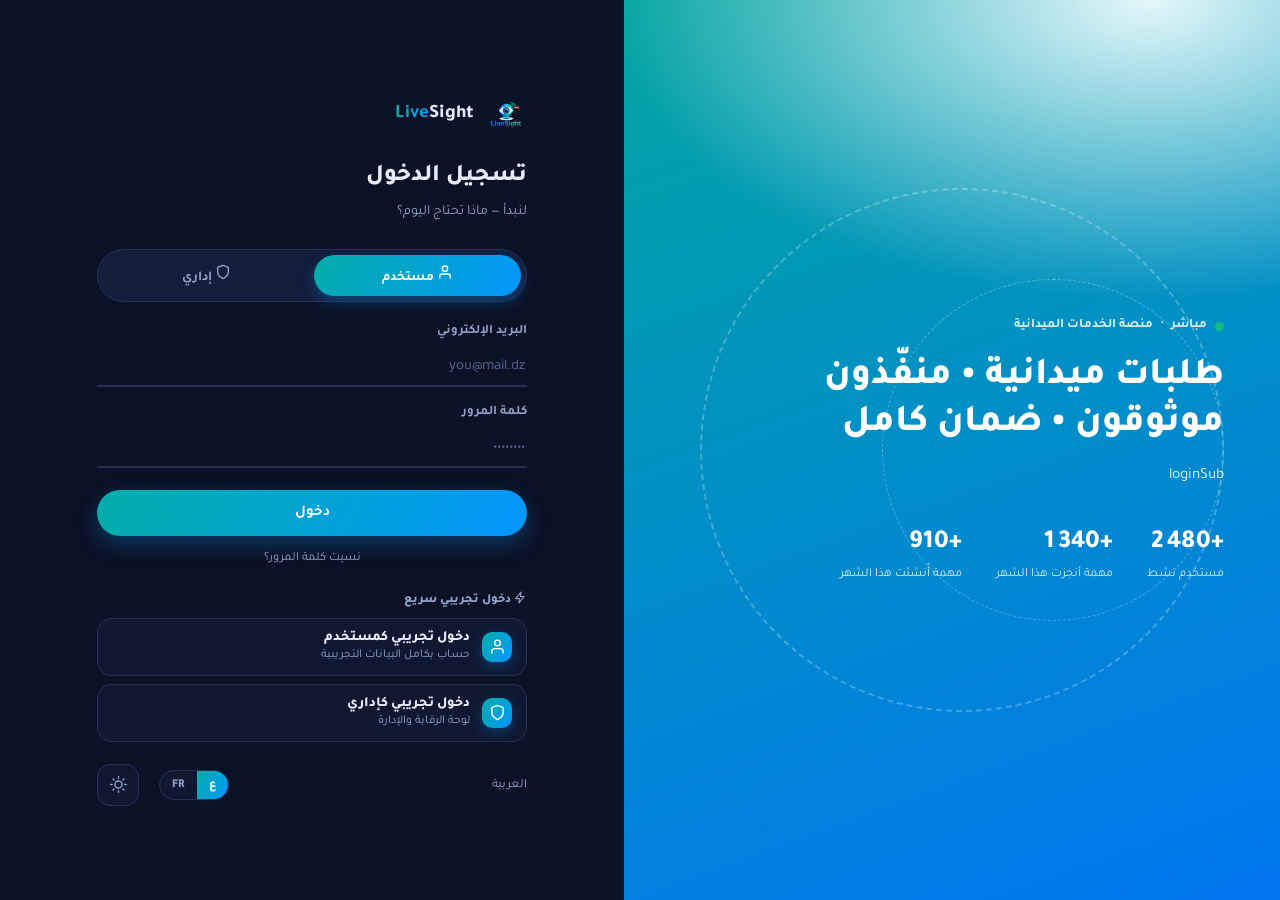
<file: live ss/login.html>
<!DOCTYPE html>
<html lang="ar" dir="rtl">
<head>
<meta charset="UTF-8">
<meta name="viewport" content="width=device-width, initial-scale=1.0">
<script>try{(function(){var t=localStorage.getItem('ls_theme');document.documentElement.setAttribute('data-theme',t==='light'?'light':'dark');})();}catch(e){}</script>
<title>LiveSight — دخول</title>
<link rel="icon" href="assets/icons/logo-192.png">
<link rel="manifest" href="manifest.json">
<link href="https://fonts.googleapis.com/css2?family=Tajawal:wght@400;500;700;800;900&display=swap" rel="stylesheet">
<link rel="stylesheet" href="assets/css/styles.css">
</head>
<body>
<div class="login-wrap">
  <aside class="login-brand">
    <div class="inner">
      <div class="kicker"><span class="pulse-dot"></span><span data-i18n="live"></span> · <span data-i18n="tagline"></span></div>
      <h1 data-i18n="platformSlogan"></h1>
      <p data-i18n="loginSub"></p>
      <div class="stats">
        <div><div class="num" id="statUsers">—</div><div class="lbl" data-i18n="activeUsers"></div></div>
        <div><div class="num" id="statTasks">—</div><div class="lbl" data-i18n="tasksExecutedLast30"></div></div>
        <div><div class="num" id="statCreated">—</div><div class="lbl" data-i18n="tasksCreatedLast30"></div></div>
      </div>
    </div>
  </aside>

  <main class="login-panel">
    <div class="login-box">
      <div class="head">
        <div class="logo"><img src="assets/img/logo.png" alt=""><span class="name"><b>Live</b>Sight</span></div>
        <h2 data-i18n="login"></h2>
        <div class="sub" data-i18n="welcomePrompt"></div>
      </div>

      <div class="role-tabs">
        <button data-role="user" class="active"><svg width="16" height="16" viewBox="0 0 24 24" fill="none" stroke="currentColor" stroke-width="2" stroke-linecap="round" stroke-linejoin="round"><path d="M20 21v-2a4 4 0 0 0-4-4H8a4 4 0 0 0-4 4v2"/><circle cx="12" cy="7" r="4"/></svg> <span data-i18n="roleUser"></span></button>
        <button data-role="admin"><svg width="16" height="16" viewBox="0 0 24 24" fill="none" stroke="currentColor" stroke-width="2" stroke-linecap="round" stroke-linejoin="round"><path d="M12 22s8-4 8-10V5l-8-3-8 3v7c0 6 8 10 8 10z"/></svg> <span data-i18n="roleAdmin"></span></button>
      </div>

      <form id="loginForm">
        <div class="field mb"><label data-i18n="email"></label>
          <input id="lemail" type="email" autocomplete="email" placeholder="you@mail.dz"></div>
        <div class="field mb"><label data-i18n="password"></label>
          <input id="lpass" type="password" autocomplete="current-password" placeholder="••••••••"></div>
        <div class="err-msg" data-i18n="wrongCreds"></div>
        <div class="action">
          <button class="btn lg full" type="submit" data-i18n="loginBtn"></button>
          <a class="center small muted" href="#" onclick="return false" data-i18n="forgot"></a>
        </div>
      </form>

      <div class="demo-zones mt2">
        <div class="muted small" style="font-weight:800"><svg width="13" height="13" viewBox="0 0 24 24" fill="none" stroke="currentColor" stroke-width="2" stroke-linecap="round" stroke-linejoin="round" style="vertical-align:-2px"><path d="M13 2 3 14h7l-1 8 10-12h-7z"/></svg> <span data-i18n="demoQuick"></span></div>
        <button class="demo-btn" data-demo="user">
          <span class="mono"><svg width="17" height="17" viewBox="0 0 24 24" fill="none" stroke="currentColor" stroke-width="2" stroke-linecap="round" stroke-linejoin="round" style="vertical-align:-3px"><path d="M20 21v-2a4 4 0 0 0-4-4H8a4 4 0 0 0-4 4v2"/><circle cx="12" cy="7" r="4"/></svg></span>
          <span class="dm-t"><b data-i18n="demoUser"></b><span data-i18n="demoUserS"></span></span>
        </button>
        <button class="demo-btn" data-demo="admin">
          <span class="mono"><svg width="17" height="17" viewBox="0 0 24 24" fill="none" stroke="currentColor" stroke-width="2" stroke-linecap="round" stroke-linejoin="round" style="vertical-align:-3px"><path d="M12 22s8-4 8-10V5l-8-3-8 3v7c0 6 8 10 8 10z"/></svg></span>
          <span class="dm-t"><b data-i18n="demoAdmin"></b><span data-i18n="demoAdminS"></span></span>
        </button>
      </div>

      <div class="flex mt2" style="justify-content:flex-end">
        <span class="muted small" style="margin-inline-end:auto"><span data-i18n="langName"></span></span>
        <div class="lang-toggle">
          <button data-lang-btn="ar" class="active">ع</button>
          <button data-lang-btn="fr">FR</button>
        </div>
        <button class="theme-btn" id="themeBtn" type="button" aria-label="theme" style="margin-inline-start:10px"></button>
      </div>
    </div>
  </main>
</div>

<div class="overlay" id="tfaOv">
  <div class="modal">
    <h3 data-i18n="smsTitle"></h3>
    <p class="msub" data-i18n="smsSub"></p>
    <div class="field mb"><label data-i18n="smsCode"></label>
      <input id="tfaCode" inputmode="numeric" value="1234" autocomplete="one-time-code"></div>
    <div class="err-msg" data-i18n="wrongCode"></div>
    <div class="flex" style="justify-content:flex-end">
      <button class="btn line" id="tfaSkip" data-i18n="smsSkip"></button>
      <button class="btn" id="tfaOk" data-i18n="smsVerify"></button>
    </div>
  </div>
</div>

<script src="assets/js/i18n.js"></script>
<script src="assets/js/data.js"></script>
<script src="assets/js/auth.js"></script>
<script>
  I18n.mount();
  const db=Store.db();
  document.getElementById('statUsers').textContent='+'+Helpers.fmtNum(2480);
  document.getElementById('statTasks').textContent='+'+Helpers.fmtNum(1340);
  document.getElementById('statCreated').textContent='+'+Helpers.fmtNum(910);

  let role='user';
  document.querySelectorAll('[data-role]').forEach(b=>b.addEventListener('click',()=>{
    role=b.getAttribute('data-role');
    document.querySelectorAll('[data-role]').forEach(x=>x.classList.toggle('active', x===b));
    const em=document.getElementById('lemail');
    em.value = role==='admin' ? 'admin@livesight.dz' : 'user@livesight.dz';
    document.getElementById('lpass').value='';
  }));

  function doLogin(role, email, pass){
    const res=Auth.attempt(email, pass);
    if(res.locked){ showErr('accountLocked'); return; }
    if(res.banned){ showErr('accountBanned'); return; }
    if(!res.ok){ showErr('wrongCreds'); return; }
    if(res.user.role!==role){ showErr('wrongCreds'); return; }
    const needTfa=Auth.start(res.user.id);
    if(needTfa==='2fa'){
      document.querySelector('.overlay').classList.add('show');
      document.getElementById('tfaCode').focus();
    } else {
      goto(res.user.role);
    }
  }
  function showErr(k){
    const e=document.querySelector('.err-msg'); e.textContent=I18n.t(k); e.classList.add('show');
    setTimeout(()=>e.classList.remove('show'), 2600);
  }
  function goto(r){ location.href = r==='admin' ? 'admin.html' : 'app.html'; }

  document.getElementById('loginForm').addEventListener('submit', e=>{
    e.preventDefault();
    doLogin(role, document.getElementById('lemail').value, document.getElementById('lpass').value);
  });
  document.querySelectorAll('[data-demo]').forEach(b=>b.addEventListener('click',()=>{
    const r=b.getAttribute('data-demo');
    doLogin(r, r==='admin'?'admin@livesight.dz':'user@livesight.dz', r==='admin'?'admin123':'demo123');
  }));
  document.getElementById('tfaOk').addEventListener('click',()=>{
    const s=Auth.current();
    if(document.getElementById('tfaCode').value.trim()==='1234'){
      const seen=JSON.parse(localStorage.getItem('ls_seen')||'{}'); seen[s.userId]=true; localStorage.setItem('ls_seen', JSON.stringify(seen));
      Auth.skipTfa(); document.querySelector('.overlay').classList.remove('show'); goto(s.role);
    } else { const e=document.getElementById('tfaOv').querySelector('.err-msg'); e.textContent=I18n.t('wrongCode'); e.classList.add('show'); }
  });
  document.getElementById('tfaSkip').addEventListener('click',()=>{
    const s=Auth.current(); const seen=JSON.parse(localStorage.getItem('ls_seen')||'{}'); seen[s.userId]=true; localStorage.setItem('ls_seen', JSON.stringify(seen));
    Auth.skipTfa(); document.querySelector('.overlay').classList.remove('show'); goto(s.role);
  });
  document.querySelectorAll('.overlay [data-mclose]').forEach(b=>b.addEventListener('click',()=>document.querySelector('.overlay').classList.remove('show')));
  if(Auth.current()){ goto(Auth.current().role); }

  (function(){
    var btn=document.getElementById('themeBtn'); if(!btn) return;
    var root=document.documentElement;
    var SUN='<svg width="17" height="17" viewBox="0 0 24 24" fill="none" stroke="currentColor" stroke-width="2" stroke-linecap="round" stroke-linejoin="round"><circle cx="12" cy="12" r="5"/><path d="M12 1v2M12 21v2M4.22 4.22l1.42 1.42M18.36 18.36l1.42 1.42M1 12h2M21 12h2M4.22 19.78l1.42-1.42M18.36 5.64l1.42-1.42"/></svg>';
    var MOON='<svg width="17" height="17" viewBox="0 0 24 24" fill="none" stroke="currentColor" stroke-width="2" stroke-linecap="round" stroke-linejoin="round"><path d="M21 12.8A9 9 0 1 1 11.2 3a7 7 0 0 0 9.8 9.8z"/></svg>';
    function render(){ btn.innerHTML = root.getAttribute('data-theme')==='dark' ? SUN : MOON; }
    render();
    btn.addEventListener('click',function(){
      var nxt = root.getAttribute('data-theme')==='dark' ? 'light' : 'dark';
      root.setAttribute('data-theme', nxt);
      try{ localStorage.setItem('ls_theme', nxt); }catch(e){}
      render();
    });
  })();
</script>
</body>
</html>
</file>
<file: live ss/assets/css/styles.css>
/* ============================================================
   LiveSight — التصميم (ألوان الشعار: فيروزي/أزرق/سماوي)
   ============================================================ */
:root{
  --teal:#03AEA8; --teal-d:#028D88; --teal-soft:rgba(3,174,168,.12);
  --blue:#0076F1; --blue-l:#0396FD; --sky:#C6E1F2;
  --grad:linear-gradient(120deg,#03AEA8 0%,#0396FD 100%);
  --bg:#FCFCFC; --bg-soft:#F2FAFB; --panel:#FFFFFF;
  --ink:#0E2A32; --muted:#6C8A96; --line:#E2EEF3;
  --danger:#E5484D; --warn:#F5A623; --ok:#0FBF7F;
  --radius:18px; --radius-s:12px;
  --shadow:0 12px 32px rgba(3,118,241,.10);
  --shadow-soft:0 6px 18px rgba(3,174,168,.08);
  --font:'Tajawal','Segoe UI',system-ui,sans-serif;
}
*{box-sizing:border-box;margin:0;padding:0}
html{scroll-behavior:smooth}
html[dir=rtl]{--side-start:right; --side-end:left}
html[dir=ltr]{--side-start:left; --side-end:right}
body{
  font-family:var(--font); background:var(--bg); color:var(--ink);
  font-size:15px; line-height:1.6; -webkit-font-smoothing:antialiased;
}
body.lockedSite{overflow:hidden}
a{color:var(--teal); text-decoration:none}
img{max-width:100%}
button{font-family:inherit; cursor:pointer; border:none; background:none; color:inherit}
input,select,textarea{font-family:inherit; font-size:15px; color:var(--ink)}

/* ---------- Scrollbar ---------- */
::-webkit-scrollbar{width:9px;height:9px}
::-webkit-scrollbar-thumb{background:#C8E2EA; border-radius:99px}
::-webkit-scrollbar-thumb:hover{background:#A9D2DE}

/* ---------- Fields: underline style ---------- */
.field{display:flex;flex-direction:column;gap:6px;width:100%}
.field label{font-size:13px;font-weight:700;color:var(--muted)}
.field input,.field select,.field textarea{
  background:transparent;border:none;border-bottom:2px solid var(--line);
  padding:9px 2px;transition:border-color .2s;outline:none;resize:vertical;
}
.field input:focus,.field select:focus,.field textarea:focus{border-color:var(--teal)}
.field input::placeholder{color:#A9C0CC}
.field .hint{font-size:12px;color:var(--muted)}
select{appearance:none; background-image:url("data:image/svg+xml,%3Csvg xmlns='http://www.w3.org/2000/svg' width='12' height='8'%3E%3Cpath d='M1 1l5 5 5-5' stroke='%236C8A96' stroke-width='2' fill='none' stroke-linecap='round'/%3E%3C/svg%3E"); background-repeat:no-repeat; background-position:left 2px center; background-position:center calc(100% - 8px); padding-inline-end:24px}
html[dir=ltr] select{background-position:right calc(100% - 8px)}

/* ---------- Buttons ---------- */
.btn{
  display:inline-flex;align-items:center;justify-content:center;gap:8px;
  background:var(--grad);color:#fff;font-weight:700;font-size:14px;
  padding:12px 22px;border-radius:99px;transition:transform .15s,box-shadow .2s,opacity .2s;
  box-shadow:0 8px 20px rgba(3,150,253,.28);white-space:nowrap;
}
.btn:hover{transform:translateY(-1px);box-shadow:0 12px 26px rgba(3,150,253,.34)}
.btn:active{transform:scale(.97)}
.btn.ghost{background:var(--teal-soft);color:var(--teal-d);box-shadow:none}
.btn.ghost:hover{background:rgba(3,174,168,.20)}
.btn.line{background:transparent;color:var(--teal-d);box-shadow:none;border:2px solid var(--teal)}
.btn.danger{background:linear-gradient(120deg,#F5535A,#E5484D);box-shadow:0 8px 20px rgba(229,72,77,.25)}
.btn.sm{padding:8px 14px;font-size:13px}
.btn.lg{padding:14px 30px;font-size:15px}
.btn.full{width:100%}
.btn:disabled{opacity:.5;cursor:not-allowed;transform:none}

/* ---------- Cards (soft) ---------- */
.card{
  background:var(--panel);border:1px solid var(--line);border-radius:var(--radius);
  box-shadow:var(--shadow-soft);padding:20px;
}
.card.flat{box-shadow:none}
.card.hover{transition:transform .18s,box-shadow .2s}
.card.hover:hover{transform:translateY(-3px);box-shadow:var(--shadow)}

/* ---------- Chip / badge ---------- */
.chip{
  display:inline-flex;align-items:center;gap:5px;padding:4px 11px;border-radius:99px;
  font-size:12px;font-weight:700;background:var(--bg-soft);color:var(--muted);white-space:nowrap;
}
.chip.teal{background:var(--teal-soft);color:var(--teal-d)}
.chip.blue{background:rgba(0,118,241,.10);color:var(--blue)}
.chip.ok{background:rgba(15,191,127,.12);color:#0B9E6C}
.chip.warn{background:rgba(245,166,35,.15);color:#C77E08}
.chip.danger{background:rgba(229,72,77,.12);color:#D63B40}
.chip.gray{background:#EEF4F7;color:var(--muted)}

/* ---------- Bar status dot ---------- */
.pulse-dot{width:9px;height:9px;border-radius:50%;background:var(--ok);display:inline-block;position:relative}
.pulse-dot::after{content:'';position:absolute;inset:0;border-radius:50%;background:inherit;animation:dotPulse 1.6s infinite}
.pulse-dot.off{background:#B9C9D0}
.pulse-dot.off::after{display:none}
.pulse-dot.warn{background:var(--warn)}
@keyframes dotPulse{0%{transform:scale(1);opacity:.8}100%{transform:scale(2.6);opacity:0}}

/* ---------- Radar logo ---------- */
.logo{display:inline-flex;align-items:center;gap:11px}
.logo img{height:42px;width:42px;object-fit:contain;border-radius:12px}
.logo .name{font-weight:800;font-size:19px;letter-spacing:.2px}
.logo .name b{background:var(--grad);-webkit-background-clip:text;background-clip:text;color:transparent}
.mono{
  width:34px;height:34px;border-radius:10px;display:inline-flex;align-items:center;justify-content:center;
  background:var(--grad);color:#fff;font-weight:800;font-size:16px;box-shadow:0 4px 12px rgba(3,150,253,.3);flex:none;
}
.mono.sm{width:26px;height:26px;font-size:12px;border-radius:8px}
.avatar{
  width:44px;height:44px;border-radius:14px;background:var(--grad);color:#fff;
  display:inline-flex;align-items:center;justify-content:center;font-weight:800;font-size:16px;flex:none;
}
.avatar.sm{width:34px;height:34px;font-size:13px;border-radius:10px}
.avatar.lg{width:74px;height:74px;font-size:26px;border-radius:20px}

/* ---------- Splash screen ---------- */
.splash{position:fixed;inset:0;background:radial-gradient(1200px 600px at 50% 20%,#EAF7FB 0%,#FCFCFC 55%);display:flex;align-items:center;justify-content:center;z-index:999;transition:opacity .6s,visibility .6s}
.splash.hide{opacity:0;visibility:hidden}
.radar-wrap{position:relative;width:230px;height:230px;display:flex;align-items:center;justify-content:center}
.radar-ring{position:absolute;border:1.5px solid rgba(3,150,253,.35);border-radius:50%;animation:radar 2.4s cubic-bezier(.2,.6,.3,1) infinite}
.radar-ring.r1{inset:16px;animation-delay:0s}
.radar-ring.r2{inset:44px;animation-delay:.25s}
.radar-ring.r3{inset:72px;animation-delay:.5s}
.radar-ring.r4{inset:100px;animation-delay:.75s}
@keyframes radar{
  0%{transform:scale(.55);opacity:.9;border-color:rgba(3,174,168,.7)}
  70%{transform:scale(1);opacity:0;border-color:rgba(3,150,253,.25)}
  100%{opacity:0}
}
.radar-sweep{position:absolute;inset:40px;border-radius:50%;background:conic-gradient(from 0deg,rgba(3,174,168,.28),transparent 32%,transparent);animation:sweep 3.2s linear infinite;opacity:.55}
@keyframes sweep{to{transform:rotate(360deg)}}
.radar-core{position:relative;width:118px;height:118px;border-radius:50%;background:#fff;box-shadow:0 20px 60px rgba(3,118,241,.28);display:flex;align-items:center;justify-content:center;animation:corePop .8s ease}
.radar-core img{height:96px;width:96px;object-fit:contain}
.radar-core .blip{position:absolute;width:8px;height:8px;border-radius:50%;background:var(--teal);box-shadow:0 0 0 4px rgba(3,174,168,.25)}
.radar-core .blip.b1{top:14px;inset-inline-start:22px;animation:blink 1.4s infinite}
.radar-core .blip.b2{bottom:20px;inset-inline-end:18px;background:var(--blue);animation:blink 1.8s .4s infinite}
.radar-core .blip.b3{bottom:10px;inset-inline-start:34px;background:var(--blue-l);animation:blink 2s .8s infinite}
@keyframes blink{50%{opacity:.25}}
@keyframes corePop{0%{transform:scale(.7);opacity:0}100%{transform:scale(1);opacity:1}}
.splash .brand-tag{margin-top:26px;text-align:center;font-weight:800;font-size:26px;letter-spacing:.3px}
.splash .brand-tag b{background:var(--grad);-webkit-background-clip:text;background-clip:text;color:transparent}
.splash .tagline{color:var(--muted);font-size:14px;margin-top:4px;text-align:center}

/* ---------- Login ---------- */
.login-wrap{min-height:100vh;display:grid;grid-template-columns:1.05fr 1fr}
.login-brand{position:relative;display:flex;flex-direction:column;justify-content:center;padding:56px;overflow:hidden;
  background:radial-gradient(900px 500px at 80% 0%,#E3F6FA,transparent 60%),linear-gradient(160deg,#02A5A0,#0076F1);color:#fff}
.login-brand::before{content:'';position:absolute;width:520px;height:520px;border-radius:50%;border:2px dashed rgba(255,255,255,.25);animation:spin 40s linear infinite}
.login-brand::after{content:'';position:absolute;width:340px;height:340px;border-radius:50%;border:1px dashed rgba(255,255,255,.3);animation:spin 26s linear infinite reverse}
@keyframes spin{to{transform:rotate(360deg)}}
.login-brand .inner{position:relative;z-index:2;max-width:470px}
.login-brand .kicker{display:flex;align-items:center;gap:8px;font-size:13px;font-weight:700;opacity:.9}
.login-brand h1{font-size:38px;line-height:1.25;margin:18px 0 14px;font-weight:800}
.login-brand p{font-size:15.5px;opacity:.92;max-width:420px}
.login-brand .stats{display:flex;gap:34px;margin-top:34px}
.login-brand .stats .num{font-size:26px;font-weight:800}
.login-brand .stats .lbl{font-size:12.5px;opacity:.85}
.login-panel{display:flex;align-items:center;justify-content:center;padding:40px 24px;background:var(--bg)}
.login-box{width:100%;max-width:430px}
.login-box .head{margin-bottom:26px}
.login-box .head .logo{margin-bottom:22px}
.login-box h2{font-size:24px;font-weight:800}
.login-box .sub{color:var(--muted);margin-top:4px;font-size:14px}
.role-tabs{display:flex;background:var(--bg-soft);border:1px solid var(--line);border-radius:99px;padding:5px;margin:20px 0;gap:4px}
.role-tabs button{flex:1;padding:9px;border-radius:99px;font-weight:700;font-size:13.5px;color:var(--muted);transition:.2s}
.role-tabs button.active{background:var(--grad);color:#fff;box-shadow:0 6px 14px rgba(3,150,253,.3)}
.login-box .action{margin-top:22px;display:flex;flex-direction:column;gap:12px}
.demo-zones{display:flex;flex-direction:column;gap:8px;margin-top:6px}
.demo-btn{display:flex;align-items:center;gap:12px;padding:11px 14px;border:1.5px solid var(--line);border-radius:14px;background:#fff;transition:.2s;text-align:start}
.demo-btn:hover{border-color:var(--teal);background:var(--bg-soft)}
.demo-btn .mono{width:30px;height:30px;font-size:12px}
.demo-btn .dm-t b{display:block;font-weight:800;font-size:14px}
.demo-btn .dm-t span{font-size:12px;color:var(--muted)}
.sms-code{display:none}
.sms-code.show{display:block;animation:fadeUp .3s}
@keyframes fadeUp{from{opacity:0;transform:translateY(8px)}to{opacity:1;transform:none}}
.err-msg{color:var(--danger);font-size:13px;font-weight:700;margin-top:10px;display:none}
.err-msg.show{display:block;animation:fadeUp .3s}

/* ---------- App shell ---------- */
.shell{display:grid;grid-template-columns:250px 1fr;height:100vh;overflow:hidden}
.sidebar{background:#fff;border-inline-end:1px solid var(--line);display:flex;flex-direction:column;padding:20px 14px;overflow-y:auto}
.sidebar .logo{padding:4px 8px 18px}
.nav{flex:1;display:flex;flex-direction:column;gap:3px;margin-top:8px}
.nav a{
  display:flex;align-items:center;gap:12px;padding:11px 13px;border-radius:13px;
  font-weight:700;font-size:14px;color:var(--muted);transition:.18s;position:relative;
}
.nav a svg{flex:none;opacity:.85}
.nav a:hover{background:var(--bg-soft);color:var(--ink)}
.nav a.active{background:var(--grad);color:#fff;box-shadow:0 8px 18px rgba(3,150,253,.28)}
.nav a.active svg{opacity:1}
.nav .badge-count{position:absolute;inset-inline-end:12px;min-width:20px;height:20px;border-radius:99px;background:var(--danger);color:#fff;font-size:11px;font-weight:800;display:flex;align-items:center;justify-content:center;padding:0 6px}
.nav a.active .badge-count{background:#fff;color:var(--blue)}
.nav-sec{font-size:11px;font-weight:800;color:#A5BBC7;text-transform:uppercase;letter-spacing:.6px;padding:14px 13px 6px}
.sidebar .foot{padding:12px 6px 2px;border-top:1px solid var(--line);display:flex;flex-direction:column;gap:2px}
.sidebar .foot .user{display:flex;align-items:center;gap:10px;padding:10px;border-radius:13px}
.sidebar .foot .user .nm{font-weight:800;font-size:13.5px;line-height:1.2}
.sidebar .foot .user .rm{font-size:11.5px;color:var(--muted)}
.main{display:flex;flex-direction:column;overflow:hidden}
.topbar{
  display:flex;align-items:center;gap:14px;padding:13px 26px;
  background:rgba(252,252,252,.82);backdrop-filter:blur(14px);-webkit-backdrop-filter:blur(14px);
  border-bottom:1px solid var(--line);position:relative;z-index:50;
}
.topbar .crumb{font-weight:800;font-size:18px}
.topbar .sp{flex:1}
.top-search{display:flex;align-items:center;gap:8px;background:#fff;border:1.5px solid var(--line);border-radius:99px;padding:8px 16px;width:300px;transition:.2s}
.top-search:focus-within{border-color:var(--teal);box-shadow:0 0 0 4px var(--teal-soft)}
.top-search input{border:none;outline:none;background:transparent;width:100%}
.top-search svg{color:var(--muted)}
.icon-btn{position:relative;width:42px;height:42px;border-radius:13px;background:#fff;border:1.5px solid var(--line);display:inline-flex;align-items:center;justify-content:center;color:var(--muted);transition:.2s}
.icon-btn:hover{color:var(--teal);border-color:var(--teal)}
.icon-btn .badge-count{position:absolute;top:-5px;inset-inline-end:-5px;min-width:18px;height:18px;font-size:10.5px}
.lang-toggle{display:inline-flex;border:1.5px solid var(--line);border-radius:99px;overflow:hidden;background:#fff}
.lang-toggle button{padding:7px 12px;font-weight:800;font-size:12px;color:var(--muted)}
.lang-toggle button.active{background:var(--grad);color:#fff}
.content{flex:1;overflow-y:auto;padding:26px;scroll-behavior:smooth}
.content-inner{max-width:1120px;margin:0 auto}
.app-page .shell{grid-template-columns:1fr}
.app-page .content{padding-bottom:96px}
.app-page .map-page{height:calc(100vh - 190px)}
.bottom-nav{
  position:fixed;inset-inline:0;bottom:10px;z-index:110;margin-inline:auto;max-width:640px;
  display:flex;align-items:stretch;gap:2px;
  padding:8px 8px calc(8px + env(safe-area-inset-bottom));
  background:rgba(252,252,252,.92);backdrop-filter:blur(18px);-webkit-backdrop-filter:blur(18px);
  border:1px solid var(--line);border-radius:24px;
  box-shadow:0 14px 38px rgba(15,35,60,.16);
  overflow-x:auto;overflow-y:hidden;scrollbar-width:none;
}
.bottom-nav::-webkit-scrollbar{display:none}
.bottom-nav .bn-item{
  display:flex;flex-direction:column;align-items:center;justify-content:center;gap:4px;
  flex:1 1 0;min-width:78px;padding:6px 10px;border-radius:14px;
  font-size:11px;font-weight:700;color:var(--muted);transition:.18s;position:relative;
}
.bottom-nav .bn-item:hover{color:var(--teal)}
.bottom-nav .bn-item.active{color:var(--teal-d);background:var(--teal-soft)}
.bottom-nav .bn-item svg{width:21px;height:21px;flex:none}
.bottom-nav .bn-item .badge-count{position:absolute;top:4px;inset-inline-start:calc(50% + 4px);min-width:16px;height:16px;border-radius:99px;background:var(--danger);color:#fff;font-size:9.5px;font-weight:800;display:flex;align-items:center;justify-content:center;padding:0 4px}

/* ---------- App-like (user interface) ---------- */
.app-page .topbar{padding:11px 18px}
.app-page .content{padding:22px 16px 104px}
.app-page .content-inner{max-width:600px}
.app-page .content-inner:has(.map-page){max-width:1200px}
.app-page .chat-open{grid-template-columns:1fr}
.app-page .chat-list-pane{display:none}
.app-page #view .grid{grid-template-columns:1fr !important}
.app-page #view .page-head{margin-bottom:16px}
.app-page #view .page-head h2{font-size:19px}
.app-page #view .card{border-radius:18px}
.top-logo{width:38px;height:38px;border-radius:12px;flex:none;box-shadow:var(--shadow-soft)}
.app-splash{position:fixed;inset:0;z-index:999;display:flex;flex-direction:column;align-items:center;justify-content:center;gap:14px;
  background:radial-gradient(120% 120% at 20% 10%,#0E8FD8 0%,#089CB6 45%,#0FBF7F 100%);color:#fff;text-align:center;
  transition:opacity .5s ease,visibility .5s ease}
.app-splash.hide{opacity:0;visibility:hidden;pointer-events:none}
.app-splash img{width:92px;height:92px;border-radius:26px;box-shadow:0 16px 40px rgba(0,0,0,.28);animation:spFloat 1.5s ease-in-out infinite}
.app-splash h1{font-size:26px;font-weight:900;letter-spacing:.5px;margin-top:2px}
.app-splash p{opacity:.88;font-size:13.5px;margin-top:-6px}
.app-splash::before{content:"";position:absolute;inset:0;background-image:url("data:image/svg+xml,%3Csvg%20xmlns%3D%22http%3A%2F%2Fwww.w3.org%2F2000%2Fsvg%22%20viewBox%3D%220%200%201000%20500%22%20fill%3D%22%23ffffff%22%20opacity%3D%220.5%22%3E%3Ccircle%20cx%3D%22187.7%22%20cy%3D%22181.1%22%20r%3D%222.4%22%2F%3E%3Ccircle%20cx%3D%22210.2%22%20cy%3D%22189.3%22%20r%3D%223.5%22%2F%3E%3Ccircle%20cx%3D%22249.0%22%20cy%3D%22174.1%22%20r%3D%222.4%22%2F%3E%3Ccircle%20cx%3D%22260.4%22%20cy%3D%22197.7%22%20r%3D%223.2%22%2F%3E%3Ccircle%20cx%3D%22172.2%22%20cy%3D%2286.7%22%20r%3D%222.1%22%2F%3E%3Ccircle%20cx%3D%22221.4%22%20cy%3D%22193.5%22%20r%3D%222.3%22%2F%3E%3Ccircle%20cx%3D%22183.2%22%20cy%3D%22117.3%22%20r%3D%223.0%22%2F%3E%3Ccircle%20cx%3D%22308.1%22%20cy%3D%22139.7%22%20r%3D%222.9%22%2F%3E%3Ccircle%20cx%3D%22229.4%22%20cy%3D%2292.8%22%20r%3D%222.6%22%2F%3E%3Ccircle%20cx%3D%22205.3%22%20cy%3D%22147.2%22%20r%3D%222.6%22%2F%3E%3Ccircle%20cx%3D%22263.2%22%20cy%3D%22179.7%22%20r%3D%223.1%22%2F%3E%3Ccircle%20cx%3D%22302.8%22%20cy%3D%22102.9%22%20r%3D%222.9%22%2F%3E%3Ccircle%20cx%3D%22213.6%22%20cy%3D%22170.0%22%20r%3D%223.3%22%2F%3E%3Ccircle%20cx%3D%22238.8%22%20cy%3D%22102.2%22%20r%3D%222.1%22%2F%3E%3Ccircle%20cx%3D%22325.3%22%20cy%3D%22202.4%22%20r%3D%223.4%22%2F%3E%3Ccircle%20cx%3D%22302.3%22%20cy%3D%22147.8%22%20r%3D%222.1%22%2F%3E%3Ccircle%20cx%3D%22239.5%22%20cy%3D%2296.3%22%20r%3D%223.1%22%2F%3E%3Ccircle%20cx%3D%22322.4%22%20cy%3D%22144.7%22%20r%3D%223.1%22%2F%3E%3Ccircle%20cx%3D%22259.7%22%20cy%3D%22111.5%22%20r%3D%223.5%22%2F%3E%3Ccircle%20cx%3D%22185.4%22%20cy%3D%22148.3%22%20r%3D%223.1%22%2F%3E%3Ccircle%20cx%3D%22271.9%22%20cy%3D%22162.5%22%20r%3D%222.8%22%2F%3E%3Ccircle%20cx%3D%22261.8%22%20cy%3D%22127.9%22%20r%3D%223.5%22%2F%3E%3Ccircle%20cx%3D%22258.4%22%20cy%3D%22198.6%22%20r%3D%222.2%22%2F%3E%3Ccircle%20cx%3D%22182.3%22%20cy%3D%22138.8%22%20r%3D%222.8%22%2F%3E%3Ccircle%20cx%3D%22222.7%22%20cy%3D%22116.3%22%20r%3D%223.0%22%2F%3E%3Ccircle%20cx%3D%22257.4%22%20cy%3D%22205.2%22%20r%3D%222.5%22%2F%3E%3Ccircle%20cx%3D%22295.9%22%20cy%3D%22119.1%22%20r%3D%222.6%22%2F%3E%3Ccircle%20cx%3D%22324.6%22%20cy%3D%22100.9%22%20r%3D%222.6%22%2F%3E%3Ccircle%20cx%3D%22231.8%22%20cy%3D%22125.9%22%20r%3D%222.7%22%2F%3E%3Ccircle%20cx%3D%22205.0%22%20cy%3D%22177.2%22%20r%3D%222.5%22%2F%3E%3Ccircle%20cx%3D%22178.0%22%20cy%3D%22121.7%22%20r%3D%222.2%22%2F%3E%3Ccircle%20cx%3D%22201.5%22%20cy%3D%22145.1%22%20r%3D%222.8%22%2F%3E%3Ccircle%20cx%3D%22203.5%22%20cy%3D%22155.4%22%20r%3D%222.3%22%2F%3E%3Ccircle%20cx%3D%22309.4%22%20cy%3D%2285.8%22%20r%3D%223.3%22%2F%3E%3Ccircle%20cx%3D%22307.8%22%20cy%3D%22132.0%22%20r%3D%222.2%22%2F%3E%3Ccircle%20cx%3D%22273.7%22%20cy%3D%22133.9%22%20r%3D%222.9%22%2F%3E%3Ccircle%20cx%3D%22263.9%22%20cy%3D%22167.0%22%20r%3D%223.5%22%2F%3E%3Ccircle%20cx%3D%22172.5%22%20cy%3D%22208.2%22%20r%3D%222.3%22%2F%3E%3Ccircle%20cx%3D%22163.1%22%20cy%3D%22185.6%22%20r%3D%223.1%22%2F%3E%3Ccircle%20cx%3D%22204.6%22%20cy%3D%22192.4%22%20r%3D%223.2%22%2F%3E%3Ccircle%20cx%3D%22199.7%22%20cy%3D%22183.4%22%20r%3D%222.9%22%2F%3E%3Ccircle%20cx%3D%22279.5%22%20cy%3D%22190.4%22%20r%3D%222.9%22%2F%3E%3Ccircle%20cx%3D%22202.1%22%20cy%3D%22100.4%22%20r%3D%223.6%22%2F%3E%3Ccircle%20cx%3D%22304.6%22%20cy%3D%22112.2%22%20r%3D%223.6%22%2F%3E%3Ccircle%20cx%3D%22260.3%22%20cy%3D%22136.3%22%20r%3D%223.3%22%2F%3E%3Ccircle%20cx%3D%22244.0%22%20cy%3D%2284.0%22%20r%3D%222.2%22%2F%3E%3Ccircle%20cx%3D%22169.4%22%20cy%3D%22114.6%22%20r%3D%222.6%22%2F%3E%3Ccircle%20cx%3D%22315.2%22%20cy%3D%2290.5%22%20r%3D%223.0%22%2F%3E%3Ccircle%20cx%3D%22248.7%22%20cy%3D%22173.6%22%20r%3D%222.9%22%2F%3E%3Ccircle%20cx%3D%22272.7%22%20cy%3D%22180.5%22%20r%3D%223.0%22%2F%3E%3Ccircle%20cx%3D%22267.3%22%20cy%3D%22143.4%22%20r%3D%222.5%22%2F%3E%3Ccircle%20cx%3D%22269.5%22%20cy%3D%22107.3%22%20r%3D%223.4%22%2F%3E%3Ccircle%20cx%3D%22189.5%22%20cy%3D%22111.7%22%20r%3D%223.2%22%2F%3E%3Ccircle%20cx%3D%22244.8%22%20cy%3D%22174.5%22%20r%3D%223.1%22%2F%3E%3Ccircle%20cx%3D%22270.2%22%20cy%3D%2282.0%22%20r%3D%222.1%22%2F%3E%3Ccircle%20cx%3D%22302.4%22%20cy%3D%22133.7%22%20r%3D%222.3%22%2F%3E%3Ccircle%20cx%3D%22215.3%22%20cy%3D%22102.5%22%20r%3D%223.4%22%2F%3E%3Ccircle%20cx%3D%22171.0%22%20cy%3D%22178.8%22%20r%3D%222.3%22%2F%3E%3Ccircle%20cx%3D%22320.1%22%20cy%3D%22153.4%22%20r%3D%222.7%22%2F%3E%3Ccircle%20cx%3D%22295.8%22%20cy%3D%22176.0%22%20r%3D%222.7%22%2F%3E%3Ccircle%20cx%3D%22342.2%22%20cy%3D%22317.9%22%20r%3D%222.4%22%2F%3E%3Ccircle%20cx%3D%22343.0%22%20cy%3D%22417.4%22%20r%3D%222.9%22%2F%3E%3Ccircle%20cx%3D%22307.6%22%20cy%3D%22358.3%22%20r%3D%222.6%22%2F%3E%3Ccircle%20cx%3D%22315.1%22%20cy%3D%22409.4%22%20r%3D%223.2%22%2F%3E%3Ccircle%20cx%3D%22285.8%22%20cy%3D%22341.6%22%20r%3D%223.3%22%2F%3E%3Ccircle%20cx%3D%22294.4%22%20cy%3D%22285.0%22%20r%3D%223.6%22%2F%3E%3Ccircle%20cx%3D%22316.2%22%20cy%3D%22394.7%22%20r%3D%222.0%22%2F%3E%3Ccircle%20cx%3D%22303.3%22%20cy%3D%22348.4%22%20r%3D%222.5%22%2F%3E%3Ccircle%20cx%3D%22327.9%22%20cy%3D%22394.3%22%20r%3D%223.2%22%2F%3E%3Ccircle%20cx%3D%22335.6%22%20cy%3D%22287.9%22%20r%3D%222.5%22%2F%3E%3Ccircle%20cx%3D%22340.9%22%20cy%3D%22383.1%22%20r%3D%222.3%22%2F%3E%3Ccircle%20cx%3D%22345.0%22%20cy%3D%22379.4%22%20r%3D%223.4%22%2F%3E%3Ccircle%20cx%3D%22306.1%22%20cy%3D%22395.3%22%20r%3D%222.5%22%2F%3E%3Ccircle%20cx%3D%22282.5%22%20cy%3D%22325.7%22%20r%3D%223.3%22%2F%3E%3Ccircle%20cx%3D%22277.2%22%20cy%3D%22341.4%22%20r%3D%222.7%22%2F%3E%3Ccircle%20cx%3D%22312.9%22%20cy%3D%22274.8%22%20r%3D%222.8%22%2F%3E%3Ccircle%20cx%3D%22330.4%22%20cy%3D%22423.1%22%20r%3D%222.5%22%2F%3E%3Ccircle%20cx%3D%22343.2%22%20cy%3D%22284.1%22%20r%3D%223.5%22%2F%3E%3Ccircle%20cx%3D%22282.1%22%20cy%3D%22317.5%22%20r%3D%222.3%22%2F%3E%3Ccircle%20cx%3D%22289.9%22%20cy%3D%22255.0%22%20r%3D%222.1%22%2F%3E%3Ccircle%20cx%3D%22275.8%22%20cy%3D%22332.8%22%20r%3D%222.2%22%2F%3E%3Ccircle%20cx%3D%22276.4%22%20cy%3D%22328.2%22%20r%3D%223.3%22%2F%3E%3Ccircle%20cx%3D%22332.0%22%20cy%3D%22263.9%22%20r%3D%222.2%22%2F%3E%3Ccircle%20cx%3D%22316.8%22%20cy%3D%22339.4%22%20r%3D%222.6%22%2F%3E%3Ccircle%20cx%3D%22281.3%22%20cy%3D%22265.2%22%20r%3D%222.8%22%2F%3E%3Ccircle%20cx%3D%22329.0%22%20cy%3D%22331.4%22%20r%3D%222.6%22%2F%3E%3Ccircle%20cx%3D%22336.9%22%20cy%3D%22360.1%22%20r%3D%222.9%22%2F%3E%3Ccircle%20cx%3D%22293.6%22%20cy%3D%22400.2%22%20r%3D%222.7%22%2F%3E%3Ccircle%20cx%3D%22322.7%22%20cy%3D%22333.4%22%20r%3D%222.0%22%2F%3E%3Ccircle%20cx%3D%22310.3%22%20cy%3D%22283.9%22%20r%3D%222.5%22%2F%3E%3Ccircle%20cx%3D%22308.9%22%20cy%3D%22419.5%22%20r%3D%223.1%22%2F%3E%3Ccircle%20cx%3D%22323.8%22%20cy%3D%22310.2%22%20r%3D%222.3%22%2F%3E%3Ccircle%20cx%3D%22315.5%22%20cy%3D%22424.1%22%20r%3D%223.0%22%2F%3E%3Ccircle%20cx%3D%22315.9%22%20cy%3D%22423.6%22%20r%3D%222.5%22%2F%3E%3Ccircle%20cx%3D%22310.6%22%20cy%3D%22390.3%22%20r%3D%223.3%22%2F%3E%3Ccircle%20cx%3D%22567.6%22%20cy%3D%22148.1%22%20r%3D%222.8%22%2F%3E%3Ccircle%20cx%3D%22505.0%22%20cy%3D%22114.3%22%20r%3D%222.5%22%2F%3E%3Ccircle%20cx%3D%22516.8%22%20cy%3D%22150.8%22%20r%3D%222.8%22%2F%3E%3Ccircle%20cx%3D%22520.9%22%20cy%3D%2291.8%22%20r%3D%223.5%22%2F%3E%3Ccircle%20cx%3D%22488.4%22%20cy%3D%22105.9%22%20r%3D%223.2%22%2F%3E%3Ccircle%20cx%3D%22507.0%22%20cy%3D%22154.6%22%20r%3D%222.5%22%2F%3E%3Ccircle%20cx%3D%22573.6%22%20cy%3D%22161.0%22%20r%3D%222.4%22%2F%3E%3Ccircle%20cx%3D%22483.2%22%20cy%3D%22156.4%22%20r%3D%222.4%22%2F%3E%3Ccircle%20cx%3D%22571.3%22%20cy%3D%22133.8%22%20r%3D%222.9%22%2F%3E%3Ccircle%20cx%3D%22519.1%22%20cy%3D%22101.9%22%20r%3D%223.5%22%2F%3E%3Ccircle%20cx%3D%22560.8%22%20cy%3D%22176.8%22%20r%3D%223.5%22%2F%3E%3Ccircle%20cx%3D%22524.7%22%20cy%3D%22164.6%22%20r%3D%223.0%22%2F%3E%3Ccircle%20cx%3D%22521.9%22%20cy%3D%22176.2%22%20r%3D%222.5%22%2F%3E%3Ccircle%20cx%3D%22486.8%22%20cy%3D%2292.4%22%20r%3D%222.9%22%2F%3E%3Ccircle%20cx%3D%22534.8%22%20cy%3D%22180.6%22%20r%3D%222.5%22%2F%3E%3Ccircle%20cx%3D%22561.9%22%20cy%3D%22174.5%22%20r%3D%222.0%22%2F%3E%3Ccircle%20cx%3D%22559.5%22%20cy%3D%22107.7%22%20r%3D%222.7%22%2F%3E%3Ccircle%20cx%3D%22527.8%22%20cy%3D%22126.7%22%20r%3D%222.1%22%2F%3E%3Ccircle%20cx%3D%22508.9%22%20cy%3D%22111.8%22%20r%3D%222.2%22%2F%3E%3Ccircle%20cx%3D%22492.3%22%20cy%3D%22139.0%22%20r%3D%223.1%22%2F%3E%3Ccircle%20cx%3D%22509.1%22%20cy%3D%22157.1%22%20r%3D%223.4%22%2F%3E%3Ccircle%20cx%3D%22510.4%22%20cy%3D%22115.2%22%20r%3D%222.7%22%2F%3E%3Ccircle%20cx%3D%22516.4%22%20cy%3D%22183.8%22%20r%3D%222.6%22%2F%3E%3Ccircle%20cx%3D%22570.6%22%20cy%3D%22183.6%22%20r%3D%222.3%22%2F%3E%3Ccircle%20cx%3D%22498.0%22%20cy%3D%22169.4%22%20r%3D%223.5%22%2F%3E%3Ccircle%20cx%3D%22493.6%22%20cy%3D%22166.9%22%20r%3D%222.4%22%2F%3E%3Ccircle%20cx%3D%22560.4%22%20cy%3D%22161.7%22%20r%3D%223.3%22%2F%3E%3Ccircle%20cx%3D%22571.9%22%20cy%3D%22115.0%22%20r%3D%222.3%22%2F%3E%3Ccircle%20cx%3D%22485.8%22%20cy%3D%22165.0%22%20r%3D%223.2%22%2F%3E%3Ccircle%20cx%3D%22513.7%22%20cy%3D%22111.0%22%20r%3D%222.6%22%2F%3E%3Ccircle%20cx%3D%22500.5%22%20cy%3D%22115.9%22%20r%3D%222.7%22%2F%3E%3Ccircle%20cx%3D%22538.4%22%20cy%3D%22155.5%22%20r%3D%222.9%22%2F%3E%3Ccircle%20cx%3D%22544.8%22%20cy%3D%22144.5%22%20r%3D%223.4%22%2F%3E%3Ccircle%20cx%3D%22537.2%22%20cy%3D%2298.9%22%20r%3D%222.1%22%2F%3E%3Ccircle%20cx%3D%22527.1%22%20cy%3D%22174.8%22%20r%3D%223.4%22%2F%3E%3Ccircle%20cx%3D%22517.7%22%20cy%3D%22160.7%22%20r%3D%223.3%22%2F%3E%3Ccircle%20cx%3D%22537.3%22%20cy%3D%22129.8%22%20r%3D%223.6%22%2F%3E%3Ccircle%20cx%3D%22561.3%22%20cy%3D%22146.2%22%20r%3D%223.3%22%2F%3E%3Ccircle%20cx%3D%22526.4%22%20cy%3D%22149.1%22%20r%3D%222.0%22%2F%3E%3Ccircle%20cx%3D%22556.3%22%20cy%3D%22129.2%22%20r%3D%222.5%22%2F%3E%3Ccircle%20cx%3D%22578.5%22%20cy%3D%22276.6%22%20r%3D%222.7%22%2F%3E%3Ccircle%20cx%3D%22620.0%22%20cy%3D%22287.3%22%20r%3D%223.2%22%2F%3E%3Ccircle%20cx%3D%22505.9%22%20cy%3D%22259.3%22%20r%3D%222.4%22%2F%3E%3Ccircle%20cx%3D%22554.4%22%20cy%3D%22261.4%22%20r%3D%222.2%22%2F%3E%3Ccircle%20cx%3D%22539.9%22%20cy%3D%22380.6%22%20r%3D%222.1%22%2F%3E%3Ccircle%20cx%3D%22552.8%22%20cy%3D%22287.6%22%20r%3D%222.5%22%2F%3E%3Ccircle%20cx%3D%22542.5%22%20cy%3D%22287.1%22%20r%3D%222.4%22%2F%3E%3Ccircle%20cx%3D%22587.8%22%20cy%3D%22334.2%22%20r%3D%222.2%22%2F%3E%3Ccircle%20cx%3D%22591.3%22%20cy%3D%22253.8%22%20r%3D%223.2%22%2F%3E%3Ccircle%20cx%3D%22602.2%22%20cy%3D%22327.2%22%20r%3D%223.5%22%2F%3E%3Ccircle%20cx%3D%22587.3%22%20cy%3D%22224.2%22%20r%3D%222.2%22%2F%3E%3Ccircle%20cx%3D%22602.6%22%20cy%3D%22283.4%22%20r%3D%223.3%22%2F%3E%3Ccircle%20cx%3D%22520.7%22%20cy%3D%22254.3%22%20r%3D%222.9%22%2F%3E%3Ccircle%20cx%3D%22592.7%22%20cy%3D%22242.2%22%20r%3D%222.7%22%2F%3E%3Ccircle%20cx%3D%22533.4%22%20cy%3D%22384.9%22%20r%3D%222.0%22%2F%3E%3Ccircle%20cx%3D%22608.3%22%20cy%3D%22254.2%22%20r%3D%223.6%22%2F%3E%3Ccircle%20cx%3D%22561.2%22%20cy%3D%22220.0%22%20r%3D%223.2%22%2F%3E%3Ccircle%20cx%3D%22520.4%22%20cy%3D%22361.7%22%20r%3D%223.3%22%2F%3E%3Ccircle%20cx%3D%22523.6%22%20cy%3D%22390.2%22%20r%3D%223.5%22%2F%3E%3Ccircle%20cx%3D%22509.6%22%20cy%3D%22216.3%22%20r%3D%223.1%22%2F%3E%3Ccircle%20cx%3D%22527.8%22%20cy%3D%22271.3%22%20r%3D%223.4%22%2F%3E%3Ccircle%20cx%3D%22547.4%22%20cy%3D%22322.8%22%20r%3D%222.3%22%2F%3E%3Ccircle%20cx%3D%22568.8%22%20cy%3D%22383.0%22%20r%3D%222.2%22%2F%3E%3Ccircle%20cx%3D%22558.2%22%20cy%3D%22343.8%22%20r%3D%222.5%22%2F%3E%3Ccircle%20cx%3D%22573.9%22%20cy%3D%22384.2%22%20r%3D%222.0%22%2F%3E%3Ccircle%20cx%3D%22539.7%22%20cy%3D%22215.2%22%20r%3D%222.9%22%2F%3E%3Ccircle%20cx%3D%22528.9%22%20cy%3D%22393.5%22%20r%3D%223.2%22%2F%3E%3Ccircle%20cx%3D%22548.1%22%20cy%3D%22252.9%22%20r%3D%223.6%22%2F%3E%3Ccircle%20cx%3D%22602.7%22%20cy%3D%22293.0%22%20r%3D%222.4%22%2F%3E%3Ccircle%20cx%3D%22585.1%22%20cy%3D%22260.0%22%20r%3D%222.3%22%2F%3E%3Ccircle%20cx%3D%22547.2%22%20cy%3D%22278.2%22%20r%3D%222.4%22%2F%3E%3Ccircle%20cx%3D%22513.8%22%20cy%3D%22291.6%22%20r%3D%222.9%22%2F%3E%3Ccircle%20cx%3D%22544.1%22%20cy%3D%22308.0%22%20r%3D%223.4%22%2F%3E%3Ccircle%20cx%3D%22534.5%22%20cy%3D%22368.8%22%20r%3D%222.5%22%2F%3E%3Ccircle%20cx%3D%22529.3%22%20cy%3D%22284.3%22%20r%3D%222.8%22%2F%3E%3Ccircle%20cx%3D%22595.2%22%20cy%3D%22305.3%22%20r%3D%222.1%22%2F%3E%3Ccircle%20cx%3D%22571.5%22%20cy%3D%22342.1%22%20r%3D%222.0%22%2F%3E%3Ccircle%20cx%3D%22552.5%22%20cy%3D%22235.2%22%20r%3D%222.7%22%2F%3E%3Ccircle%20cx%3D%22596.9%22%20cy%3D%22251.6%22%20r%3D%222.2%22%2F%3E%3Ccircle%20cx%3D%22555.6%22%20cy%3D%22360.9%22%20r%3D%222.3%22%2F%3E%3Ccircle%20cx%3D%22544.6%22%20cy%3D%22323.4%22%20r%3D%222.7%22%2F%3E%3Ccircle%20cx%3D%22525.3%22%20cy%3D%22266.3%22%20r%3D%222.1%22%2F%3E%3Ccircle%20cx%3D%22528.2%22%20cy%3D%22325.0%22%20r%3D%222.9%22%2F%3E%3Ccircle%20cx%3D%22533.8%22%20cy%3D%22340.1%22%20r%3D%222.0%22%2F%3E%3Ccircle%20cx%3D%22540.8%22%20cy%3D%22238.0%22%20r%3D%222.2%22%2F%3E%3Ccircle%20cx%3D%22607.9%22%20cy%3D%22397.6%22%20r%3D%222.8%22%2F%3E%3Ccircle%20cx%3D%22512.6%22%20cy%3D%22259.7%22%20r%3D%222.9%22%2F%3E%3Ccircle%20cx%3D%22523.4%22%20cy%3D%22278.3%22%20r%3D%222.0%22%2F%3E%3Ccircle%20cx%3D%22506.2%22%20cy%3D%22403.4%22%20r%3D%223.2%22%2F%3E%3Ccircle%20cx%3D%22550.8%22%20cy%3D%22389.6%22%20r%3D%223.1%22%2F%3E%3Ccircle%20cx%3D%22577.4%22%20cy%3D%22364.2%22%20r%3D%223.5%22%2F%3E%3Ccircle%20cx%3D%22617.8%22%20cy%3D%22220.5%22%20r%3D%223.0%22%2F%3E%3Ccircle%20cx%3D%22532.5%22%20cy%3D%22383.1%22%20r%3D%222.2%22%2F%3E%3Ccircle%20cx%3D%22502.2%22%20cy%3D%22240.2%22%20r%3D%222.5%22%2F%3E%3Ccircle%20cx%3D%22588.8%22%20cy%3D%22218.0%22%20r%3D%223.2%22%2F%3E%3Ccircle%20cx%3D%22693.4%22%20cy%3D%22183.8%22%20r%3D%223.4%22%2F%3E%3Ccircle%20cx%3D%22879.4%22%20cy%3D%22240.8%22%20r%3D%223.0%22%2F%3E%3Ccircle%20cx%3D%22771.1%22%20cy%3D%22130.9%22%20r%3D%222.7%22%2F%3E%3Ccircle%20cx%3D%22751.9%22%20cy%3D%22243.2%22%20r%3D%223.0%22%2F%3E%3Ccircle%20cx%3D%22806.2%22%20cy%3D%22240.7%22%20r%3D%222.3%22%2F%3E%3Ccircle%20cx%3D%22641.5%22%20cy%3D%22131.7%22%20r%3D%222.4%22%2F%3E%3Ccircle%20cx%3D%22614.9%22%20cy%3D%22158.9%22%20r%3D%222.1%22%2F%3E%3Ccircle%20cx%3D%22869.9%22%20cy%3D%22186.9%22%20r%3D%222.5%22%2F%3E%3Ccircle%20cx%3D%22816.4%22%20cy%3D%22129.3%22%20r%3D%223.5%22%2F%3E%3Ccircle%20cx%3D%22628.3%22%20cy%3D%22237.9%22%20r%3D%222.2%22%2F%3E%3Ccircle%20cx%3D%22633.9%22%20cy%3D%2278.6%22%20r%3D%222.5%22%2F%3E%3Ccircle%20cx%3D%22628.6%22%20cy%3D%22150.8%22%20r%3D%223.1%22%2F%3E%3Ccircle%20cx%3D%22686.0%22%20cy%3D%2274.2%22%20r%3D%223.6%22%2F%3E%3Ccircle%20cx%3D%22682.6%22%20cy%3D%2287.3%22%20r%3D%222.0%22%2F%3E%3Ccircle%20cx%3D%22672.8%22%20cy%3D%22192.2%22%20r%3D%222.9%22%2F%3E%3Ccircle%20cx%3D%22876.2%22%20cy%3D%22192.8%22%20r%3D%222.1%22%2F%3E%3Ccircle%20cx%3D%22835.8%22%20cy%3D%22136.2%22%20r%3D%223.4%22%2F%3E%3Ccircle%20cx%3D%22852.5%22%20cy%3D%22115.9%22%20r%3D%223.0%22%2F%3E%3Ccircle%20cx%3D%22763.8%22%20cy%3D%22198.3%22%20r%3D%223.1%22%2F%3E%3Ccircle%20cx%3D%22631.4%22%20cy%3D%2272.8%22%20r%3D%222.9%22%2F%3E%3Ccircle%20cx%3D%22605.6%22%20cy%3D%22188.9%22%20r%3D%222.1%22%2F%3E%3Ccircle%20cx%3D%22616.4%22%20cy%3D%2297.9%22%20r%3D%222.4%22%2F%3E%3Ccircle%20cx%3D%22611.1%22%20cy%3D%22221.5%22%20r%3D%223.3%22%2F%3E%3Ccircle%20cx%3D%22615.5%22%20cy%3D%22138.2%22%20r%3D%223.5%22%2F%3E%3Ccircle%20cx%3D%22811.3%22%20cy%3D%22167.6%22%20r%3D%223.3%22%2F%3E%3Ccircle%20cx%3D%22850.4%22%20cy%3D%22224.0%22%20r%3D%222.1%22%2F%3E%3Ccircle%20cx%3D%22677.6%22%20cy%3D%22239.2%22%20r%3D%223.2%22%2F%3E%3Ccircle%20cx%3D%22820.9%22%20cy%3D%22152.9%22%20r%3D%223.5%22%2F%3E%3Ccircle%20cx%3D%22616.6%22%20cy%3D%22105.3%22%20r%3D%223.5%22%2F%3E%3Ccircle%20cx%3D%22833.5%22%20cy%3D%22145.4%22%20r%3D%222.0%22%2F%3E%3Ccircle%20cx%3D%22628.4%22%20cy%3D%22238.3%22%20r%3D%223.5%22%2F%3E%3Ccircle%20cx%3D%22862.5%22%20cy%3D%22214.1%22%20r%3D%223.3%22%2F%3E%3Ccircle%20cx%3D%22804.0%22%20cy%3D%2290.4%22%20r%3D%222.4%22%2F%3E%3Ccircle%20cx%3D%22876.4%22%20cy%3D%22221.9%22%20r%3D%222.0%22%2F%3E%3Ccircle%20cx%3D%22616.6%22%20cy%3D%22111.3%22%20r%3D%222.5%22%2F%3E%3Ccircle%20cx%3D%22629.1%22%20cy%3D%22228.5%22%20r%3D%222.3%22%2F%3E%3Ccircle%20cx%3D%22618.6%22%20cy%3D%22102.7%22%20r%3D%223.2%22%2F%3E%3Ccircle%20cx%3D%22728.1%22%20cy%3D%22231.7%22%20r%3D%223.2%22%2F%3E%3Ccircle%20cx%3D%22713.1%22%20cy%3D%22250.0%22%20r%3D%222.7%22%2F%3E%3Ccircle%20cx%3D%22764.9%22%20cy%3D%22172.2%22%20r%3D%222.7%22%2F%3E%3Ccircle%20cx%3D%22607.5%22%20cy%3D%22238.2%22%20r%3D%223.2%22%2F%3E%3Ccircle%20cx%3D%22787.6%22%20cy%3D%22222.3%22%20r%3D%222.3%22%2F%3E%3Ccircle%20cx%3D%22692.6%22%20cy%3D%22113.5%22%20r%3D%222.4%22%2F%3E%3Ccircle%20cx%3D%22828.8%22%20cy%3D%22160.0%22%20r%3D%222.1%22%2F%3E%3Ccircle%20cx%3D%22720.0%22%20cy%3D%22108.2%22%20r%3D%222.7%22%2F%3E%3Ccircle%20cx%3D%22840.0%22%20cy%3D%22182.3%22%20r%3D%223.3%22%2F%3E%3Ccircle%20cx%3D%22834.0%22%20cy%3D%22233.1%22%20r%3D%222.8%22%2F%3E%3Ccircle%20cx%3D%22653.7%22%20cy%3D%2292.5%22%20r%3D%223.2%22%2F%3E%3Ccircle%20cx%3D%22818.8%22%20cy%3D%22116.1%22%20r%3D%223.4%22%2F%3E%3Ccircle%20cx%3D%22648.8%22%20cy%3D%22240.0%22%20r%3D%222.5%22%2F%3E%3Ccircle%20cx%3D%22873.8%22%20cy%3D%22185.3%22%20r%3D%222.8%22%2F%3E%3Ccircle%20cx%3D%22791.7%22%20cy%3D%22197.5%22%20r%3D%222.5%22%2F%3E%3Ccircle%20cx%3D%22766.8%22%20cy%3D%2286.9%22%20r%3D%223.4%22%2F%3E%3Ccircle%20cx%3D%22597.3%22%20cy%3D%22222.8%22%20r%3D%223.5%22%2F%3E%3Ccircle%20cx%3D%22664.3%22%20cy%3D%22190.5%22%20r%3D%222.3%22%2F%3E%3Ccircle%20cx%3D%22630.6%22%20cy%3D%2299.9%22%20r%3D%223.4%22%2F%3E%3Ccircle%20cx%3D%22759.9%22%20cy%3D%22242.3%22%20r%3D%223.5%22%2F%3E%3Ccircle%20cx%3D%22866.0%22%20cy%3D%22213.6%22%20r%3D%223.0%22%2F%3E%3Ccircle%20cx%3D%22600.3%22%20cy%3D%22211.3%22%20r%3D%222.4%22%2F%3E%3Ccircle%20cx%3D%22815.8%22%20cy%3D%22163.8%22%20r%3D%223.5%22%2F%3E%3Ccircle%20cx%3D%22787.2%22%20cy%3D%22103.7%22%20r%3D%222.7%22%2F%3E%3Ccircle%20cx%3D%22759.5%22%20cy%3D%22179.5%22%20r%3D%223.0%22%2F%3E%3Ccircle%20cx%3D%22751.8%22%20cy%3D%22172.7%22%20r%3D%223.2%22%2F%3E%3Ccircle%20cx%3D%22668.3%22%20cy%3D%22217.9%22%20r%3D%222.8%22%2F%3E%3Ccircle%20cx%3D%22607.4%22%20cy%3D%22156.4%22%20r%3D%222.0%22%2F%3E%3Ccircle%20cx%3D%22832.1%22%20cy%3D%22184.0%22%20r%3D%223.2%22%2F%3E%3Ccircle%20cx%3D%22877.5%22%20cy%3D%22230.2%22%20r%3D%222.1%22%2F%3E%3Ccircle%20cx%3D%22874.4%22%20cy%3D%22229.8%22%20r%3D%222.8%22%2F%3E%3Ccircle%20cx%3D%22662.4%22%20cy%3D%22161.8%22%20r%3D%222.8%22%2F%3E%3Ccircle%20cx%3D%22788.2%22%20cy%3D%22235.8%22%20r%3D%222.5%22%2F%3E%3Ccircle%20cx%3D%22761.1%22%20cy%3D%22178.5%22%20r%3D%223.5%22%2F%3E%3Ccircle%20cx%3D%22614.1%22%20cy%3D%22210.4%22%20r%3D%222.7%22%2F%3E%3Ccircle%20cx%3D%22639.9%22%20cy%3D%22233.0%22%20r%3D%222.4%22%2F%3E%3Ccircle%20cx%3D%22691.8%22%20cy%3D%2280.0%22%20r%3D%222.3%22%2F%3E%3Ccircle%20cx%3D%22679.4%22%20cy%3D%22155.8%22%20r%3D%222.2%22%2F%3E%3Ccircle%20cx%3D%22763.2%22%20cy%3D%2274.0%22%20r%3D%222.1%22%2F%3E%3Ccircle%20cx%3D%22649.1%22%20cy%3D%22105.4%22%20r%3D%223.3%22%2F%3E%3Ccircle%20cx%3D%22621.1%22%20cy%3D%2292.3%22%20r%3D%222.5%22%2F%3E%3Ccircle%20cx%3D%22698.7%22%20cy%3D%22100.3%22%20r%3D%222.3%22%2F%3E%3Ccircle%20cx%3D%22776.9%22%20cy%3D%22221.5%22%20r%3D%222.9%22%2F%3E%3Ccircle%20cx%3D%22785.9%22%20cy%3D%2285.0%22%20r%3D%222.4%22%2F%3E%3Ccircle%20cx%3D%22729.3%22%20cy%3D%22182.7%22%20r%3D%223.4%22%2F%3E%3Ccircle%20cx%3D%22651.3%22%20cy%3D%22199.6%22%20r%3D%222.5%22%2F%3E%3Ccircle%20cx%3D%22768.0%22%20cy%3D%22145.0%22%20r%3D%222.9%22%2F%3E%3Ccircle%20cx%3D%22715.6%22%20cy%3D%22168.7%22%20r%3D%222.2%22%2F%3E%3Ccircle%20cx%3D%22872.3%22%20cy%3D%22158.0%22%20r%3D%222.5%22%2F%3E%3Ccircle%20cx%3D%22590.5%22%20cy%3D%2289.1%22%20r%3D%222.6%22%2F%3E%3Ccircle%20cx%3D%22879.7%22%20cy%3D%22213.4%22%20r%3D%223.3%22%2F%3E%3Ccircle%20cx%3D%22642.6%22%20cy%3D%22125.1%22%20r%3D%222.1%22%2F%3E%3Ccircle%20cx%3D%22801.5%22%20cy%3D%22148.1%22%20r%3D%222.3%22%2F%3E%3Ccircle%20cx%3D%22859.1%22%20cy%3D%22341.7%22%20r%3D%222.8%22%2F%3E%3Ccircle%20cx%3D%22816.0%22%20cy%3D%22387.2%22%20r%3D%223.0%22%2F%3E%3Ccircle%20cx%3D%22875.7%22%20cy%3D%22350.9%22%20r%3D%222.4%22%2F%3E%3Ccircle%20cx%3D%22859.4%22%20cy%3D%22383.2%22%20r%3D%222.1%22%2F%3E%3Ccircle%20cx%3D%22858.4%22%20cy%3D%22380.6%22%20r%3D%223.1%22%2F%3E%3Ccircle%20cx%3D%22834.1%22%20cy%3D%22359.1%22%20r%3D%222.4%22%2F%3E%3Ccircle%20cx%3D%22795.3%22%20cy%3D%22355.3%22%20r%3D%222.6%22%2F%3E%3Ccircle%20cx%3D%22841.6%22%20cy%3D%22332.3%22%20r%3D%223.0%22%2F%3E%3Ccircle%20cx%3D%22891.4%22%20cy%3D%22368.2%22%20r%3D%222.8%22%2F%3E%3Ccircle%20cx%3D%22859.1%22%20cy%3D%22367.3%22%20r%3D%222.9%22%2F%3E%3Ccircle%20cx%3D%22828.3%22%20cy%3D%22376.8%22%20r%3D%223.4%22%2F%3E%3Ccircle%20cx%3D%22838.1%22%20cy%3D%22377.5%22%20r%3D%222.7%22%2F%3E%3Ccircle%20cx%3D%22899.8%22%20cy%3D%22357.6%22%20r%3D%223.6%22%2F%3E%3Ccircle%20cx%3D%22821.0%22%20cy%3D%22354.2%22%20r%3D%222.5%22%2F%3E%3Ccircle%20cx%3D%22806.3%22%20cy%3D%22334.0%22%20r%3D%223.1%22%2F%3E%3Ccircle%20cx%3D%22860.2%22%20cy%3D%22376.5%22%20r%3D%222.1%22%2F%3E%3Ccircle%20cx%3D%22796.1%22%20cy%3D%22321.5%22%20r%3D%223.5%22%2F%3E%3Ccircle%20cx%3D%22893.1%22%20cy%3D%22352.6%22%20r%3D%222.5%22%2F%3E%3Ccircle%20cx%3D%22839.3%22%20cy%3D%22338.8%22%20r%3D%222.2%22%2F%3E%3Ccircle%20cx%3D%22873.8%22%20cy%3D%22378.8%22%20r%3D%223.6%22%2F%3E%3Ccircle%20cx%3D%22791.8%22%20cy%3D%22402.6%22%20r%3D%222.9%22%2F%3E%3Ccircle%20cx%3D%22817.6%22%20cy%3D%22377.2%22%20r%3D%222.1%22%2F%3E%3Ccircle%20cx%3D%22859.3%22%20cy%3D%22358.3%22%20r%3D%222.4%22%2F%3E%3Ccircle%20cx%3D%22898.7%22%20cy%3D%22364.8%22%20r%3D%222.4%22%2F%3E%3Ccircle%20cx%3D%22859.5%22%20cy%3D%22365.1%22%20r%3D%222.4%22%2F%3E%3Ccircle%20cx%3D%22889.7%22%20cy%3D%22346.7%22%20r%3D%222.1%22%2F%3E%3Ccircle%20cx%3D%22847.4%22%20cy%3D%22321.3%22%20r%3D%223.6%22%2F%3E%3Ccircle%20cx%3D%22893.9%22%20cy%3D%22353.5%22%20r%3D%223.1%22%2F%3E%3Ccircle%20cx%3D%22792.1%22%20cy%3D%22330.4%22%20r%3D%222.7%22%2F%3E%3Ccircle%20cx%3D%22882.8%22%20cy%3D%22340.0%22%20r%3D%222.2%22%2F%3E%3C%2Fsvg%3E");background-size:112% auto;background-position:center;background-repeat:no-repeat;opacity:.18;pointer-events:none;animation:spMap 7s ease-in-out infinite}
@keyframes spMap{0%,100%{transform:scale(1) rotate(0deg)}50%{transform:scale(1.14) rotate(2.2deg)}}
.app-splash>*{position:relative;z-index:1}
@keyframes spFloat{0%,100%{transform:translateY(0)}50%{transform:translateY(-10px)}}

.app-hero{position:relative;overflow:hidden;border-radius:22px;padding:22px;margin-bottom:16px;color:#fff;background:var(--grad);
  display:flex;align-items:center;justify-content:space-between;gap:16px;box-shadow:0 14px 30px rgba(3,150,253,.22)}
.app-hero::after{content:"";position:absolute;inset-inline-end:-40px;top:-40px;width:170px;height:170px;border-radius:50%;background:rgba(255,255,255,.13)}
.app-hero .ah-sub{opacity:.86;font-size:12.5px}
.app-hero .ah-nm{font-size:20px;font-weight:900;margin-top:2px}
.app-hero .ah-ava{width:56px;height:56px;border-radius:18px;background:rgba(255,255,255,.22);border:1px solid rgba(255,255,255,.35);
  display:flex;align-items:center;justify-content:center;font-weight:800;font-size:21px;flex:none}
.pill-btn{background:rgba(255,255,255,.18);border:1px solid rgba(255,255,255,.35);color:#fff;border-radius:99px;
  padding:6px 13px;font-size:12px;font-weight:800;display:inline-flex;align-items:center;gap:6px;margin-top:10px;cursor:pointer;transition:.18s}
.pill-btn:hover{background:rgba(255,255,255,.28)}
.app-balance{background:#fff;border:1px solid var(--line);border-radius:22px;padding:20px;margin-bottom:16px;
  display:flex;align-items:center;justify-content:space-between;gap:14px;box-shadow:var(--shadow-soft)}
.app-balance .ab-num{font-size:30px;font-weight:900;line-height:1.15;color:var(--teal-d)}
.app-balance .ab-lbl{font-size:12.5px;color:var(--muted)}
.app-balance .ab-acts{display:flex;gap:8px;flex:none}
.qa-shelf{display:flex;gap:12px;overflow-x:auto;padding:4px 2px 12px;scrollbar-width:none}
.qa-shelf::-webkit-scrollbar{display:none}
.qa-tile{flex:none;width:100px;display:flex;flex-direction:column;align-items:center;gap:8px;
  background:#fff;border:1px solid var(--line);border-radius:18px;padding:14px 8px;
  box-shadow:var(--shadow-soft);cursor:pointer;transition:.18s;color:var(--ink);font-size:12px}
.qa-tile:hover{transform:translateY(-2px);border-color:var(--teal)}
.qa-tile .ic{width:46px;height:46px;border-radius:15px;display:flex;align-items:center;justify-content:center;
  font-size:18px;color:#fff;background:var(--grad)}
.qa-tile b{font-weight:800;text-align:center;line-height:1.25}
.qa-tile small{font-size:10px;color:var(--muted);text-align:center;line-height:1.3}
.app-stat{display:flex;justify-content:space-between;gap:10px}
.app-stat .as-cell{flex:1;background:#fff;border:1px solid var(--line);border-radius:16px;padding:12px 8px;text-align:center;box-shadow:var(--shadow-soft)}
.app-stat .as-n{font-size:19px;font-weight:900}
.app-stat .as-l{font-size:11px;color:var(--muted);margin-top:2px}
[data-theme="dark"] .app-balance,[data-theme="dark"] .qa-tile,[data-theme="dark"] .app-stat .as-cell{background:var(--panel)}
[data-theme="dark"] .app-hero{box-shadow:0 14px 30px rgba(0,0,0,.35)}
.page-head{display:flex;align-items:flex-end;justify-content:space-between;gap:14px;margin-bottom:22px;flex-wrap:wrap}
.page-head h2{font-size:22px;font-weight:800}
.page-head .sub{color:var(--muted);font-size:13.5px;margin-top:2px}
.page-head .acts{display:flex;gap:10px;flex-wrap:wrap}

/* ---------- Dashboard widgets ---------- */
.stat-grid{display:grid;grid-template-columns:repeat(auto-fill,minmax(210px,1fr));gap:14px}
.stat-card{background:#fff;border:1px solid var(--line);border-radius:var(--radius);padding:18px;position:relative;overflow:hidden;box-shadow:var(--shadow-soft)}
.stat-card .sc-ic{width:44px;height:44px;border-radius:13px;display:flex;align-items:center;justify-content:center;margin-bottom:12px}
.stat-card .sc-num{font-size:26px;font-weight:800;line-height:1.1}
.stat-card .sc-lbl{color:var(--muted);font-size:13px;margin-top:2px;font-weight:700}
.stat-card.mini{display:flex;align-items:center;gap:12px;padding:14px 16px}
.stat-card.mini .sc-ic{margin:0;width:38px;height:38px;border-radius:11px}
.quick-grid{display:grid;grid-template-columns:repeat(auto-fill,minmax(180px,1fr));gap:12px}
.quick{
  background:#fff;border:1px solid var(--line);border-radius:16px;padding:16px;display:flex;flex-direction:column;gap:6px;
  align-items:flex-start;font-weight:800;font-size:14px;transition:.18s;box-shadow:var(--shadow-soft);text-align:start;
}
.quick .ic{width:36px;height:36px;border-radius:11px;background:var(--teal-soft);color:var(--teal-d);display:flex;align-items:center;justify-content:center;margin-bottom:4px}
.quick:hover{transform:translateY(-2px);box-shadow:var(--shadow);border-color:var(--teal)}
.quick small{display:block;font-weight:500;color:var(--muted);font-size:12px}

/* ---------- Tasks ---------- */
.task-row{display:flex;gap:16px;padding:18px;background:#fff;border:1px solid var(--line);border-radius:var(--radius);box-shadow:var(--shadow-soft);margin-bottom:12px;transition:.18s;align-items:flex-start}
.task-row:hover{transform:translateY(-2px);box-shadow:var(--shadow);border-color:var(--teal)}
.task-meta{flex:1;min-width:0}
.task-row h3{font-size:16px;font-weight:800;margin-bottom:6px}
.task-line{display:flex;align-items:center;gap:6px;color:var(--muted);font-size:12.5px;flex-wrap:wrap}
.task-line svg{opacity:.7}
.task-side{display:flex;flex-direction:column;gap:8px;align-items:flex-end;flex:none}
.task-price{font-weight:800;font-size:17px;color:var(--teal-d);white-space:nowrap}
.task-price small{color:var(--muted);font-weight:600;font-size:12px}
.filter-bar{display:flex;gap:10px;flex-wrap:wrap;margin-bottom:18px;align-items:center;background:#fff;border:1px solid var(--line);border-radius:16px;padding:14px;box-shadow:var(--shadow-soft)}
.filter-bar .field input,.filter-bar .field select{border-color:var(--line);min-width:150px}
.filter-bar .field label{font-size:11.5px}
.empty{text-align:center;padding:60px 20px;color:var(--muted)}
.empty .ie{font-size:46px;margin-bottom:12px;opacity:.6}
.empty b{color:var(--ink);display:block;font-size:16px;margin-bottom:4px}

/* ---------- Stepper ---------- */
.stepper{display:flex;gap:6px;margin-bottom:26px;align-items:center}
.step{display:flex;align-items:center;gap:9px;color:var(--muted);font-weight:700;font-size:13px}
.step .n{width:30px;height:30px;border-radius:50%;background:#fff;border:2px solid var(--line);display:flex;align-items:center;justify-content:center;font-weight:800}
.step.active{color:var(--teal-d)}
.step.active .n{background:var(--grad);border-color:transparent;color:#fff;box-shadow:0 6px 12px rgba(3,150,253,.3)}
.step.done .n{background:var(--teal);border-color:transparent;color:#fff}
.step-line{flex:1;height:2px;background:var(--line);border-radius:2px}
.step-line.done{background:var(--grad)}
.cat-grid{display:grid;grid-template-columns:repeat(auto-fill,minmax(150px,1fr));gap:10px}
.cat-opt{display:flex;flex-direction:column;align-items:flex-start;gap:8px;padding:14px;border:2px solid var(--line);border-radius:16px;background:#fff;cursor:pointer;transition:.15s;font-weight:800;font-size:13.5px}
.cat-opt .ci{width:38px;height:38px;border-radius:11px;background:var(--bg-soft);color:var(--teal);display:flex;align-items:center;justify-content:center}
.cat-opt:hover{border-color:var(--teal)}
.cat-opt.sel{border-color:var(--teal);background:var(--teal-soft);box-shadow:0 6px 16px rgba(3,174,168,.18)}
.cat-opt.sel .ci{background:#fff;color:var(--teal-d)}
.map-picker{height:320px;border-radius:16px;border:1.5px solid var(--line);overflow:hidden;position:relative;z-index:1}
.map-picker.lg{height:440px}

/* ---------- Map page ---------- */
.map-page{display:grid;grid-template-columns:380px 1fr;gap:16px;height:calc(100vh - 120px)}
.map-side{display:flex;flex-direction:column;gap:14px;overflow-y:auto;padding-inline-end:4px}
.map-tabs{display:flex;background:#fff;border:1px solid var(--line);border-radius:99px;padding:5px;gap:4px}
.map-tabs button{flex:1;padding:9px 12px;border-radius:99px;font-weight:800;font-size:13px;color:var(--muted)}
.map-tabs button.active{background:var(--grad);color:#fff}
.map-results{flex:1;display:flex;flex-direction:column;gap:10px;overflow-y:auto}
.map-box{position:relative;border-radius:var(--radius);overflow:hidden;box-shadow:var(--shadow-soft);border:1px solid var(--line);z-index:1}
.map-box .leaflet-container{width:100%;height:100%;background:#EAF6F9}
.live-badge{position:absolute;top:12px;inset-inline-start:12px;z-index:500;background:#fff;border-radius:99px;padding:7px 13px;font-size:12px;font-weight:800;box-shadow:0 6px 16px rgba(0,0,0,.12);display:flex;align-items:center;gap:7px}
.leaflet-popup-content-wrapper{border-radius:14px;box-shadow:var(--shadow)}

/* ---------- Chat ---------- */
.chat-row{display:flex;gap:13px;padding:15px;background:#fff;border:1px solid var(--line);border-radius:15px;margin-bottom:10px;cursor:pointer;transition:.15s;box-shadow:var(--shadow-soft)}
.chat-row:hover{border-color:var(--teal);transform:translateX(calc(var(--side-start) * -3px))}
.chat-row.unread{background:#F4FFFE;border-color:#B9EDEA}
.chat-body{flex:1;min-width:0}
.chat-body .nm{display:flex;justify-content:space-between;align-items:center}
.chat-body .nm b{font-weight:800;font-size:14.5px}
.chat-body .nm time{font-size:11.5px;color:var(--muted)}
.chat-body .msg{font-size:13px;color:var(--muted);white-space:nowrap;overflow:hidden;text-overflow:ellipsis;margin-top:3px}
.chat-body .msg.unrd{color:var(--ink);font-weight:700}
.msg-unread{width:20px;height:20px;border-radius:50%;background:var(--teal);color:#fff;font-size:10.5px;font-weight:800;display:inline-flex;align-items:center;justify-content:center;flex:none}
.chat-open{display:grid;grid-template-columns:300px 1fr;height:calc(100vh - 130px);background:#fff;border:1px solid var(--line);border-radius:var(--radius);overflow:hidden;box-shadow:var(--shadow-soft)}
.chat-list-pane{border-inline-end:1px solid var(--line);overflow-y:auto;padding:10px}
.chat-thread{display:flex;flex-direction:column;background:linear-gradient(180deg,#F7FCFD,#EFF8FA)}
.chat-head{display:flex;align-items:center;gap:11px;padding:14px 18px;background:#fff;border-bottom:1px solid var(--line)}
.chat-msgs{flex:1;overflow-y:auto;padding:20px;display:flex;flex-direction:column;gap:10px}
.bubble{max-width:72%;padding:11px 15px;border-radius:18px;font-size:14px;line-height:1.5;box-shadow:var(--shadow-soft);animation:fadeUp .25s}
.bubble.them{align-self:flex-start;background:#fff;border-bottom-start-radius:6px}
.bubble.me{align-self:flex-end;background:var(--grad);color:#fff;border-bottom-end-radius:6px}
.bubble time{display:block;font-size:10.5px;opacity:.7;margin-top:4px}
.chat-input{display:flex;gap:10px;padding:14px 18px;background:#fff;border-top:1px solid var(--line)}
.chat-input input{flex:1;border:1.5px solid var(--line);border-radius:99px;padding:12px 18px;outline:none;background:var(--bg-soft)}
.chat-input input:focus{border-color:var(--teal);background:#fff}

/* ---------- Wallet ---------- */
.wallet-bal{position:relative;background:var(--grad);color:#fff;border-radius:var(--radius);padding:28px;overflow:hidden;box-shadow:0 20px 50px rgba(3,118,241,.3)}
.wallet-bal::before{content:'';position:absolute;inset-inline-end:-70px;top:-70px;width:240px;height:240px;border-radius:50%;border:2px dashed rgba(255,255,255,.3);animation:spin 30s linear infinite}
.wallet-bal .wl-lbl{font-size:13px;font-weight:700;opacity:.9}
.wallet-bal .wl-num{font-size:38px;font-weight:800;margin:6px 0 16px}
.wallet-bal .wl-sub{display:flex;gap:26px;position:relative;z-index:2}
.wallet-bal .wl-sub b{font-size:16px;display:block}
.tx-row{display:flex;align-items:center;gap:13px;padding:14px;background:#fff;border:1px solid var(--line);border-radius:14px;margin-bottom:9px;box-shadow:var(--shadow-soft)}
.tx-row .tx-ic{width:40px;height:40px;border-radius:12px;display:flex;align-items:center;justify-content:center;flex:none}
.tx-row .tx-b{flex:1;min-width:0}
.tx-row .tx-b b{font-size:14px;display:block}
.tx-row .tx-b span{font-size:12.5px;color:var(--muted)}
.amount{font-weight:800;white-space:nowrap}
.amount.in{color:#0B9E6C}
.amount.out{color:#D63B40}
.amount.hold{color:#C77E08}

/* ---------- Profile ---------- */
.profile-head{display:grid;grid-template-columns:auto 1fr;gap:22px;align-items:center;background:linear-gradient(120deg,#fff,#F0FAFC);border:1px solid var(--line);border-radius:var(--radius);padding:26px;box-shadow:var(--shadow-soft)}
.lvl-bar{height:8px;background:#E6F2F6;border-radius:99px;overflow:hidden;margin-top:10px}
.lvl-bar i{display:block;height:100%;background:var(--grad);border-radius:99px;transition:width .6s}
.badge-row{display:flex;gap:8px;flex-wrap:wrap}
.badge-item{display:inline-flex;align-items:center;gap:6px;padding:7px 13px;border-radius:99px;font-size:12.5px;font-weight:800}
.badge-item.star{background:linear-gradient(120deg,#FFD66B,#F5A623);color:#7C5208}
.badge-item.ring{background:var(--grad);color:#fff}
.badge-item.diamond{background:linear-gradient(120deg,#63C6F2,#0076F1);color:#fff}
.setting-row{display:flex;align-items:center;justify-content:space-between;gap:14px;padding:14px 2px;border-bottom:1px solid var(--line)}
.setting-row .sr-t{font-weight:800;font-size:14.5px}
.setting-row .sr-s{font-size:12.5px;color:var(--muted)}
.crow{cursor:pointer;width:100%;background:none;border-top:none;border-inline:none;font:inherit;color:inherit}
.crow:hover{background:var(--bg-soft)}
.row-ic{width:40px;height:40px;border-radius:12px;background:var(--bg-soft);display:flex;align-items:center;justify-content:center;flex:none;color:var(--muted)}
.row-ic svg{width:20px;height:20px}
.toggle{position:relative;width:48px;height:27px;border-radius:99px;background:#D9E6EC;transition:.2s;flex:none}
.toggle::after{content:'';position:absolute;top:3px;width:21px;height:21px;border-radius:50%;background:#fff;box-shadow:0 2px 6px rgba(0,0,0,.2);transition:.2s;inset-inline-start:3px}
.toggle.on{background:var(--grad)}
.toggle.on::after{inset-inline-start:24px}
html[dir=rtl] .toggle.on::after{inset-inline-end:3px;inset-inline-start:auto}

/* ---------- Notifications / help ---------- */
.notif-row{display:flex;gap:13px;padding:15px;background:#fff;border:1px solid var(--line);border-radius:14px;margin-bottom:9px;align-items:flex-start;box-shadow:var(--shadow-soft);cursor:pointer;transition:.15s}
.notif-row:hover{border-color:var(--teal)}
.notif-row.unread{background:#F4FFFE;border-color:#B9EDEA}
.help-item{background:#fff;border:1px solid var(--line);border-radius:14px;margin-bottom:10px;overflow:hidden;box-shadow:var(--shadow-soft)}
.help-item summary{list-style:none;display:flex;justify-content:space-between;align-items:center;padding:16px 18px;font-weight:800;cursor:pointer;gap:10px}
.help-item summary::-webkit-details-marker{display:none}
.help-item summary .chev{transition:.2s;color:var(--muted)}
.help-item[open] summary .chev{transform:rotate(180deg)}
.help-item .hd{color:var(--muted);padding:0 18px 16px;font-size:14px}

/* ---------- Admin ---------- */
.admin-shell{display:grid;grid-template-columns:232px 1fr;height:100vh;overflow:hidden}
.admin-side{background:#0A2A33;color:#fff;display:flex;flex-direction:column;padding:18px 12px;overflow-y:auto}
.admin-side .logo{color:#fff;padding:4px 8px 16px}
.admin-side .nav a{color:#B7CDD6}
.admin-side .nav a:hover{background:rgba(255,255,255,.08);color:#fff}
.admin-side .nav a.active{background:var(--grad);color:#fff}
.admin-side .nav-sec{color:#5F7E8B}
.admin-side .foot{color:#8FA9B4;font-size:12px;padding:12px 10px;border-top:1px solid rgba(255,255,255,.12);display:flex;align-items:center;gap:8px}
.admin-top{border-color:#0A2A33}
.admin-badge{background:rgba(245,166,35,.16);color:#FFC24B;font-size:11px;font-weight:800;border-radius:99px;padding:2px 9px}
table.tbl{width:100%;border-collapse:collapse;font-size:13.5px;background:#fff;border-radius:14px;overflow:hidden;border:1px solid var(--line);box-shadow:var(--shadow-soft)}
.tbl th{background:#F4FAFB;text-align:start;padding:12px 14px;font-size:12px;font-weight:800;color:var(--muted);text-transform:uppercase;letter-spacing:.4px;white-space:nowrap}
.tbl td{padding:12px 14px;border-top:1px solid var(--line);vertical-align:middle}
.tbl tr:hover td{background:#F9FDFE}
.chart-box{background:#fff;border:1px solid var(--line);border-radius:var(--radius);padding:18px;box-shadow:var(--shadow-soft)}
.chart-box h4{font-size:14px;margin-bottom:12px;display:flex;align-items:center;gap:8px}
.kpi{background:#fff;border:1px solid var(--line);border-radius:16px;padding:18px;box-shadow:var(--shadow-soft)}
.kpi .kn{font-size:30px;font-weight:800;margin-top:4px}
.kpi .kl{font-size:12.5px;color:var(--muted);font-weight:700}
.kpi .kk{width:40px;height:40px;border-radius:12px;display:flex;align-items:center;justify-content:center}

/* ---------- Modal / toast ---------- */
.overlay{position:fixed;inset:0;background:rgba(10,42,51,.45);backdrop-filter:blur(4px);z-index:200;display:none;align-items:center;justify-content:center;padding:20px}
.overlay.show{display:flex;animation:fadeIn .2s}
@keyframes fadeIn{from{opacity:0}to{opacity:1}}
.modal{background:#fff;border-radius:20px;max-width:520px;width:100%;max-height:90vh;overflow-y:auto;padding:26px;box-shadow:0 30px 80px rgba(0,0,0,.25);animation:pop .25s}
.modal.wide{max-width:640px}
@keyframes pop{from{transform:scale(.94);opacity:0}to{transform:scale(1);opacity:1}}
.modal h3{font-size:19px;font-weight:800;margin-bottom:6px}
.modal .msub{color:var(--muted);font-size:13.5px;margin-bottom:18px}
.modal .mclose{position:sticky;float:inline-end;top:0;width:34px;height:34px;border-radius:10px;background:var(--bg-soft);color:var(--muted);font-weight:800}
.modal .mclose:hover{background:#E9F4F7;color:var(--ink)}
#toasts{position:fixed;bottom:22px;inset-inline-end:22px;z-index:400;display:flex;flex-direction:column;gap:10px}
.toast{background:#0E2A32;color:#fff;padding:14px 18px;border-radius:14px;font-size:13.5px;font-weight:700;box-shadow:0 14px 40px rgba(0,0,0,.25);display:flex;align-items:center;gap:10px;animation:toastIn .3s;max-width:340px}
.toast.ok{background:#0B9E6C}
.toast.warn{background:#C77E08}
.toast.err{background:#D63B40}
@keyframes toastIn{from{transform:translateY(14px);opacity:0}to{transform:none;opacity:1}}

/* ---------- Lock screen ---------- */
.lock-screen{position:fixed;inset:0;z-index:300;background:radial-gradient(900px 500px at 50% 10%,#E3F6FA,#FCFCFC);display:none;align-items:center;justify-content:center;flex-direction:column;gap:18px}
.lock-screen.show{display:flex;animation:fadeIn .3s}
.lock-pins{display:flex;gap:12px}
.lock-pins span{width:18px;height:18px;border-radius:50%;border:2px solid #9FC4D0;transition:.2s}
.lock-pins span.fill{background:var(--teal);border-color:var(--teal);box-shadow:0 0 0 4px var(--teal-soft)}
.lock-pad{display:grid;grid-template-columns:repeat(3,74px);gap:12px;margin-top:10px}
.lock-pad button{height:68px;border-radius:20px;background:#fff;border:1.5px solid var(--line);font-weight:800;font-size:20px;color:var(--ink);box-shadow:var(--shadow-soft);transition:.15s}
.lock-pad button:hover{background:var(--bg-soft);border-color:var(--teal)}
.lock-pad button:active{transform:scale(.94)}

/* ---------- Evidence / steps ---------- */
.chk-step{display:flex;align-items:flex-start;gap:12px;padding:12px 14px;background:#fff;border:1px solid var(--line);border-radius:13px;margin-bottom:8px}
.chk-step .ck{width:24px;height:24px;border-radius:50%;border:2px solid var(--line);flex:none;margin-top:1px;display:flex;align-items:center;justify-content:center;color:#fff;font-size:13px;transition:.2s;background:#fff}
.chk-step.done .ck{background:var(--teal);border-color:var(--teal)}
.sign-box{border:2px dashed var(--line);border-radius:14px;height:150px;background:#fff;touch-action:none;cursor:crosshair}
.photos-row{display:flex;gap:10px;flex-wrap:wrap}
.photos-row img{width:92px;height:92px;object-fit:cover;border-radius:12px;border:1px solid var(--line)}
.timeline{display:flex;flex-direction:column;gap:0;position:relative}
.timeline::before{content:'';position:absolute;inset-block:8px;inset-inline-start:15px;width:2px;background:var(--line)}
.tl-item{display:flex;gap:14px;position:relative;padding-bottom:18px}
.tl-item .tl-dot{width:32px;height:32px;border-radius:50%;background:#fff;border:2px solid var(--teal);display:flex;align-items:center;justify-content:center;color:var(--teal);flex:none;z-index:1;font-size:14px}
.tl-item.da .tl-dot{background:var(--grad);border-color:transparent;color:#fff}
.tl-item .tl-b b{font-size:13.5px;display:block}
.tl-item .tl-b span{font-size:12px;color:var(--muted)}

/* ---------- QR ---------- */
.qr-box{display:flex;flex-direction:column;align-items:center;gap:12px;padding:18px;background:#fff;border:1.5px dashed var(--line);border-radius:16px}
.qr-box canvas{border-radius:10px;background:#fff}

/* ---------- Utility ---------- */
.grid{display:grid;gap:16px}
.grid.c2{grid-template-columns:repeat(auto-fit,minmax(260px,1fr))}
.grid.c3{grid-template-columns:repeat(auto-fit,minmax(230px,1fr))}
.flex{display:flex;gap:10px;align-items:center}
.flex.wrap{flex-wrap:wrap}
.between{justify-content:space-between}
.col{flex-direction:column}
.grow{flex:1}
.mt{margin-top:16px}.mt2{margin-top:22px}
.mb{margin-bottom:16px}
.muted{color:var(--muted)}
.small{font-size:12.5px}
.center{text-align:center}
.divider{height:1px;background:var(--line);margin:18px 0}
.sec-title{font-size:16px;font-weight:800;margin:24px 0 14px;display:flex;align-items:center;gap:8px}
.sec-title .mono{width:28px;height:28px;font-size:13px}
.sec-title .st-line{flex:1;height:2px;background:var(--line);border-radius:2px}
textarea.sign-input{font-size:16px;text-align:center;font-weight:700;letter-spacing:1px}
.rating-stars{color:#F5A623;font-size:15px;letter-spacing:2px}
.rating-stars .dim{color:#DCE9EF}
.rating-input{display:flex;gap:6px;justify-content:center}
.rating-input button{font-size:30px;color:#DCE9EF;transition:.15s;line-height:1}
.rating-input button.on{color:#F5A623;transform:scale(1.12)}
.link-tag{color:var(--blue-l);font-size:12.5px;cursor:pointer;font-weight:700}

/* ---------- Avatar stack ---------- */
.avatars{display:flex}
.avatars .avatar{border:2px solid #fff;margin-inline-start:-8px}
.avatars .avatar:first-child{margin-inline-start:0}

/* ---------- Responsive ---------- */
@media(max-width:1080px){
  .shell,.admin-shell{grid-template-columns:1fr}
  .sidebar,.admin-side{position:fixed;inset-block:0;inset-inline-start:-280px;width:260px;z-index:120;transition:.3s;box-shadow:var(--shadow)}
  .sidebar.open,.admin-side.open{inset-inline-start:0}
  .burger{display:inline-flex!important}
  .top-search{width:auto;flex:1}
  .map-page{grid-template-columns:1fr;grid-template-rows:auto 1fr;height:auto}
  .map-box{height:62vh;min-height:340px}
  .map-side .map-results{height:auto;max-height:none}
  .chat-open{grid-template-columns:1fr}
  .chat-list-pane{display:none}
  .login-wrap{grid-template-columns:1fr}
  .login-brand{display:none}
}
.burger{display:none}
@media(max-width:640px){
  .content{padding:16px}
  .page-head{flex-direction:column;align-items:flex-start}
  .wallet-bal .wl-num{font-size:30px}
  .stat-grid{grid-template-columns:repeat(2,1fr)}
  .bottom-nav{bottom:6px;max-width:none;border-radius:0;border-inline:none;padding:6px 6px calc(6px + env(safe-area-inset-bottom))}
  .bottom-nav .bn-item{min-width:0;flex:1 1 0;padding:6px 4px;font-size:10px}
  .bottom-nav .bn-item svg{width:19px;height:19px}
  .app-page .content{padding:16px 12px 96px}
}

/* ---------- Theme toggle ---------- */
.theme-btn{position:relative;width:42px;height:42px;border-radius:13px;background:#fff;border:1.5px solid var(--line);display:inline-flex;align-items:center;justify-content:center;color:var(--muted);transition:.2s;flex:none}
.theme-btn:hover{color:var(--teal);border-color:var(--teal)}

/* ============================================================
   Dark mode — كحلي (navy)
   ============================================================ */
:root{color-scheme:light}
:root[data-theme="dark"]{
  color-scheme:dark;
  --bg:#0B1226; --bg-soft:#131D3C; --panel:#0F1830;
  --ink:#E6EDFF; --muted:#93A3CC; --line:#233157;
  --teal-soft:rgba(3,174,168,.17); --blue-l:#4FA3FF;
  --shadow:0 14px 38px rgba(0,0,0,.45);
  --shadow-soft:0 6px 18px rgba(0,0,0,.35);
}
[data-theme="dark"] ::-webkit-scrollbar-thumb{background:#26355F}
[data-theme="dark"] ::-webkit-scrollbar-thumb:hover{background:#31427A}
[data-theme="dark"] .field input::placeholder{color:#5A6B98}
[data-theme="dark"] .splash{background:radial-gradient(1200px 600px at 50% 20%,#16214A 0%,#0B1226 55%)}
[data-theme="dark"] .radar-core{background:#131D3C;box-shadow:0 20px 60px rgba(0,0,0,.5)}
[data-theme="dark"] .demo-btn{background:var(--panel)}
[data-theme="dark"] .demo-btn:hover{background:var(--bg-soft)}
[data-theme="dark"] .sidebar{background:var(--panel)}
[data-theme="dark"] .bottom-nav{background:rgba(11,18,36,.92);border-color:rgba(147,163,204,.18);box-shadow:0 14px 38px rgba(0,0,0,.4)}
[data-theme="dark"] .nav a:hover{background:var(--bg-soft);color:var(--ink)}
[data-theme="dark"] .topbar{background:rgba(11,18,36,.84)}
[data-theme="dark"] .top-search{background:var(--panel)}
[data-theme="dark"] .icon-btn{background:var(--panel)}
[data-theme="dark"] .theme-btn{background:var(--panel)}
[data-theme="dark"] .lang-toggle{background:var(--panel)}
[data-theme="dark"] .stat-card{background:var(--panel)}
[data-theme="dark"] .quick{background:var(--panel)}
[data-theme="dark"] .task-row{background:var(--panel)}
[data-theme="dark"] .filter-bar{background:var(--panel)}
[data-theme="dark"] .empty .ie{color:var(--muted)}
[data-theme="dark"] .step .n{background:var(--panel)}
[data-theme="dark"] .cat-opt{background:var(--panel)}
[data-theme="dark"] .cat-opt .ci{background:var(--bg-soft);color:var(--blue-l)}
[data-theme="dark"] .cat-opt.sel .ci{background:var(--bg-soft);color:var(--teal)}
[data-theme="dark"] .map-tabs{background:var(--panel)}
[data-theme="dark"] .map-box .leaflet-container{background:#101A38}
[data-theme="dark"] .map-box .leaflet-tile{filter:brightness(.74) contrast(1.08) saturate(.6) hue-rotate(185deg)}
[data-theme="dark"] .leaflet-popup-content-wrapper{background:var(--panel);color:var(--ink);box-shadow:var(--shadow)}
[data-theme="dark"] .leaflet-popup-tip{background:var(--panel)}
[data-theme="dark"] .leaflet-bar a{background:var(--panel);color:var(--ink);border-color:var(--line)}
[data-theme="dark"] .leaflet-bar a:hover{background:var(--bg-soft)}
[data-theme="dark"] .live-badge{background:var(--panel);color:var(--ink)}
[data-theme="dark"] .chat-row{background:var(--panel)}
[data-theme="dark"] .chat-row.unread{background:#0E1F38;border-color:#1E3A63}
[data-theme="dark"] .chat-open{background:var(--panel)}
[data-theme="dark"] .chat-thread{background:linear-gradient(180deg,#0F1830,#0B1226)}
[data-theme="dark"] .chat-head{background:var(--panel)}
[data-theme="dark"] .chat-input{background:var(--panel)}
[data-theme="dark"] .chat-input input{background:var(--bg-soft)}
[data-theme="dark"] .chat-input input:focus{background:var(--panel)}
[data-theme="dark"] .bubble.them{background:var(--panel)}
[data-theme="dark"] .tx-row{background:var(--panel)}
[data-theme="dark"] .profile-head{background:linear-gradient(120deg,#0F1830,#15214A)}
[data-theme="dark"] .lvl-bar{background:#1F2C50}
[data-theme="dark"] .notif-row{background:var(--panel)}
[data-theme="dark"] .notif-row.unread{background:#0E1F38;border-color:#1E3A63}
[data-theme="dark"] .help-item{background:var(--panel)}
[data-theme="dark"] .admin-side{background:#090F22}
[data-theme="dark"] .admin-top{border-color:#0B1226}
[data-theme="dark"] .admin-side .foot{border-top-color:rgba(147,163,204,.18)}
[data-theme="dark"] table.tbl{background:var(--panel)}
[data-theme="dark"] .tbl th{background:#101A38}
[data-theme="dark"] .tbl tr:hover td{background:#111D3F}
[data-theme="dark"] .chart-box{background:var(--panel)}
[data-theme="dark"] .kpi{background:var(--panel)}
[data-theme="dark"] .chip.gray{background:#1A2547}
[data-theme="dark"] .modal{background:var(--panel)}
[data-theme="dark"] .modal .mclose:hover{background:#1A2547;color:var(--ink)}
[data-theme="dark"] .overlay{background:rgba(2,6,16,.62)}
[data-theme="dark"] .lock-screen{background:radial-gradient(900px 500px at 50% 10%,#16214A,#0B1226)}
[data-theme="dark"] .lock-pins span{border-color:#3D4F85}
[data-theme="dark"] .lock-pad button{background:var(--panel);color:var(--ink)}
[data-theme="dark"] .lock-pad button:hover{background:var(--bg-soft)}
[data-theme="dark"] .chk-step{background:var(--panel)}
[data-theme="dark"] .chk-step .ck{background:var(--panel)}
[data-theme="dark"] .sign-box{background:var(--panel)}
[data-theme="dark"] .tl-item .tl-dot{background:var(--panel)}
[data-theme="dark"] .qr-box{background:var(--panel)}
[data-theme="dark"] .rating-stars .dim{color:#2A3A66}
[data-theme="dark"] .rating-input button{color:#2A3A66}
[data-theme="dark"] .avatars .avatar{border-color:var(--panel)}
[data-theme="dark"] body,[data-theme="dark"] .sidebar,[data-theme="dark"] .topbar,[data-theme="dark"] .card,[data-theme="dark"] .stat-card,[data-theme="dark"] .task-row,[data-theme="dark"] .chat-open,[data-theme="dark"] table.tbl{transition:background .3s,border-color .3s,color .3s}

/* ============================================================
   Responsive طبقة شاملة — كل الشاشات
   ============================================================ */
@media(prefers-reduced-motion:reduce){*,*::before,*::after{animation-duration:.01ms !important;animation-iteration-count:1 !important;transition-duration:.01ms !important}}

/* --- وحدات dvh حسب المتصفح + نص يتكيف --- */
.shell,.admin-shell,.login-wrap,.lock-screen,.splash,.app-splash{height:100vh;height:100dvh}
.map-page{height:calc(100dvh - 120px)}
.chat-open{height:calc(100dvh - 130px)}
.app-page .map-page{height:calc(100dvh - 190px)}
body{overflow-wrap:anywhere}
.bottom-nav,.app-page .content,.login-wrap,.lock-screen{padding-bottom:env(safe-area-inset-bottom)}
.topbar,.bottom-nav{padding-inline-start:max(18px,env(safe-area-inset-left));padding-inline-end:max(18px,env(safe-area-inset-right))}

/* --- فوايد طويلة جدًا & محتوى عريض --- */
#view{min-width:0}
.task-row h3,.chat-body .nm b,.wallet-bal .wl-num{overflow-wrap:anywhere}

/* ---------- 1200px ---------- */
@media(min-width:1200px){
  .content-inner{max-width:1200px}
  .app-page .content-inner{max-width:660px}
  .app-page .content-inner:has(.map-page){max-width:1280px}
}

/* ---------- 1024px (laptop ضيق) ---------- */
@media(max-width:1024px){
  .content{padding:20px}
  .topbar{padding:12px 20px}
  .app-balance .ab-num{font-size:26px}
}

/* ---------- 900px (tablet) ---------- */
@media(max-width:900px){
  .login-box{padding:8px}
  .login-box h2{font-size:21px}
  .login-box .sub{font-size:13px}
  .shell,.admin-shell{gap:0}
  table.tbl{display:block;overflow-x:auto;-webkit-overflow-scrolling:touch}
  table.tbl th,table.tbl td{white-space:nowrap}
  .chat-open{height:calc(100dvh - 150px)}
  .map-page{height:auto;min-height:70dvh}
  .profile-head{gap:16px;padding:20px;grid-template-columns:auto 1fr}
  .app-hero{flex-wrap:wrap}
  .wallet-bal{padding:22px}
  .wallet-bal .wl-num{font-size:32px}
  .modal{padding:22px}
  .lock-pad{grid-template-columns:repeat(3,64px)}
}

/* ---------- 700px ---------- */
@media(max-width:700px){
  .content{padding:18px 14px}
  .app-page .content{padding:16px 12px 100px}
  .topbar{padding:10px 14px}
  .topbar .crumb{font-size:16px}
  .top-search{min-width:0}
  .q-dots-hide{display:none}
  .task-row{padding:15px;gap:12px}
  .filter-bar{padding:12px}
  .filter-bar .field{min-width:0}
  .filter-bar .field input,.filter-bar .field select{min-width:120px;width:100%}
  .stat-grid{grid-template-columns:repeat(auto-fit,minmax(150px,1fr))}
  .bubble{max-width:84%}
  .chat-msgs{padding:14px}
  .photos-row img{width:78px;height:78px}
  .step{font-size:12px}
  .step .n{width:26px;height:26px}
  .avatar.lg{width:64px;height:64px;font-size:22px}
  .qa-tile{width:92px}
  .app-stat .as-n{font-size:17px}
}

/* ---------- 640px (هاتف) ---------- */
@media(max-width:640px){
  .content{padding:16px 12px}
  .app-page .content{padding:14px 12px 96px}
  .bottom-nav{bottom:0;padding-bottom:calc(4px + env(safe-area-inset-bottom))}
  .page-head .acts .btn{flex:1;justify-content:center}
  .app-hero{padding:18px}
  .app-hero .ah-nm{font-size:18px}
  .app-balance{padding:16px}
  .app-balance .ab-acts{flex-direction:column;gap:6px}
  #toasts{inset-inline:12px;bottom:calc(84px + env(safe-area-inset-bottom));align-items:stretch}
  #toasts .toast{max-width:none;width:100%}
  .overlay{padding:12px}
  .modal{max-height:90vh;border-radius:18px}
  .lock-pad{grid-template-columns:repeat(3,60px);gap:10px}
  .lock-pad button{height:60px;font-size:18px}
  .login-wrap{min-height:100dvh;padding:24px 16px}
  .login-box .head{margin-bottom:18px}
  .role-tabs button{padding:8px;font-size:12.5px}
  .demo-zones{gap:6px}
  .splash .brand-tag{font-size:22px}
  .app-splash img{width:80px;height:80px}
  .app-splash h1{font-size:23px}
  .app-splash p{font-size:12.5px}
  .app-splash::before{background-size:150% auto}
  .map-box{height:58dvh;min-height:320px}
  .map-page{gap:10px}
  .wallet-bal .wl-sub{gap:16px;flex-wrap:wrap}
  .tx-row{gap:10px;padding:12px}
}

/* ---------- 480px (هاتف صغير) ---------- */
@media(max-width:480px){
  body{font-size:14.5px}
  .topbar{gap:8px;padding:9px 10px}
  .topbar .crumb{font-size:15px}
  .top-logo{width:32px;height:32px;border-radius:10px}
  .icon-btn,.theme-btn{width:37px;height:37px;border-radius:11px}
  .lang-toggle button{padding:6px 9px;font-size:11px}
  .avatar{width:38px;height:38px;font-size:14px;border-radius:12px}
  .avatar.sm{width:30px;height:30px}
  .avatar.lg{width:58px;height:58px;font-size:20px;border-radius:16px}
  .mono{width:30px;height:30px;font-size:14px}
  .app-hero{padding:16px;border-radius:18px}
  .app-hero .ah-ava{width:48px;height:48px;font-size:18px;border-radius:14px}
  .app-balance .ab-num{font-size:24px}
  .qa-shelf{gap:9px}
  .qa-tile{width:84px;padding:11px 6px;border-radius:15px}
  .qa-tile .ic{width:40px;height:40px;font-size:15px;border-radius:13px}
  .app-stat .as-cell{padding:10px 6px;border-radius:14px}
  .app-stat .as-n{font-size:16px}
  .task-row{flex-direction:column;gap:10px}
  .task-side{flex-direction:row;align-items:center;justify-content:flex-start;width:100%}
  .task-side .btn{flex:1}
  .task-line{font-size:12px}
  .task-row h3{font-size:15px}
  .grid.c2,.grid.c3{grid-template-columns:1fr}
  .stat-card .sc-num{font-size:22px}
  .wallet-bal .wl-num{font-size:27px}
  .overlay{padding:0;align-items:flex-end}
  .modal{border-radius:22px 22px 0 0;padding:20px 16px calc(20px + env(safe-area-inset-bottom));max-width:none;max-height:92dvh;position:relative}
  .modal .mclose{float:none;position:absolute;top:14px;inset-inline-end:14px;background:transparent}
  .modal h3{padding-inline-end:48px}
  .lock-pad{grid-template-columns:repeat(3,calc((100vw - 72px)/3));gap:8px}
  .lock-pad button{font-size:17px}
  .profile-head{grid-template-columns:1fr;text-align:center;justify-items:center;gap:10px}
  .profile-head .badge-row,.profile-head .avatars{justify-content:center}
  .app-page #view .page-head h2{font-size:17px}
  .app-page #view .page-head .sub{font-size:12.5px}
  .chat-head{padding:12px 14px}
  .chat-input{padding:12px}
  .bubble{max-width:92%;padding:10px 13px;font-size:13.5px}
  .chat-input input{padding:10px 14px}
  .wallet-bal{padding:18px}
  .notif-row,.chat-row{padding:13px}
  .page-head .acts .btn{padding:10px 14px}
  .empty{padding:40px 12px}
}

/* ---------- 380px (هاتف ضيق جدًا) ---------- */
@media(max-width:380px){
  .lang-toggle{display:none}
  .topbar .crumb{font-size:14px}
  .bottom-nav .bn-item{font-size:9.5px;padding:5px 2px}
  .bottom-nav .bn-item svg{width:18px;height:18px}
  .app-balance{flex-direction:column;align-items:stretch}
  .app-balance .ab-acts{flex-direction:row}
  .app-stat{flex-wrap:wrap}
  .app-stat .as-cell{flex:1 1 calc(50% - 5px);min-width:calc(50% - 5px)}
  .stat-grid{grid-template-columns:1fr}
  .cat-grid{grid-template-columns:repeat(2,1fr)}
  .qa-tile{width:78px}
  .filter-bar .field input,.filter-bar .field select{min-width:0}
  .photos-row img{width:68px;height:68px}
  .lock-pins{gap:9px}
  .lock-pins span{width:15px;height:15px}
}

/* ---------- ارتفاع صغير (لاندسكيب الهاتف) ---------- */
@media(max-height:520px) and (orientation:landscape){
  .topbar{display:none}
  .app-page .content{padding-top:12px}
  .app-hero,.app-balance{margin-bottom:10px}
  .app-splash img{width:60px;height:60px;border-radius:18px}
  .app-splash h1{font-size:19px}
  .bottom-nav{padding-block:4px}
  .bottom-nav .bn-item{padding-block:3px}
  .map-page{min-height:calc(100dvh - 60px)}
}

/* ---------- Topbar متجاوب لجميع شاشات الهاتف ---------- */
@media(max-width:900px){
  .topbar .crumb{max-width:44vw;white-space:nowrap;overflow:hidden;text-overflow:ellipsis}
}
@media(max-width:640px){
  .app-page .topbar{flex-wrap:wrap;gap:6px 8px;padding:10px 12px}
  .topbar .crumb{max-width:34vw;font-size:15px}
  .topbar .sp{order:1;flex:1 1 auto;min-width:0}
  .top-search{order:10;flex-basis:100%;flex:1 1 100%;width:100%;padding:7px 14px}
}
@media(max-width:480px){
  .topbar .crumb{font-size:14px}
  .top-logo{display:none}
}
@media(max-width:380px){
  .topbar .crumb{max-width:30vw}
  .top-search svg{display:none}
}
.bn-item,.icon-btn,.theme-btn,.lang-toggle button,.lock-pad button,.qa-tile,.btn{touch-action:manipulation}
@media(hover:none){.btn:hover{transform:none}}
@media(hover:none) and (pointer:coarse){
  .task-row:hover,.quick:hover,.qa-tile:hover,.card.hover:hover{transform:none}
}
</file>
